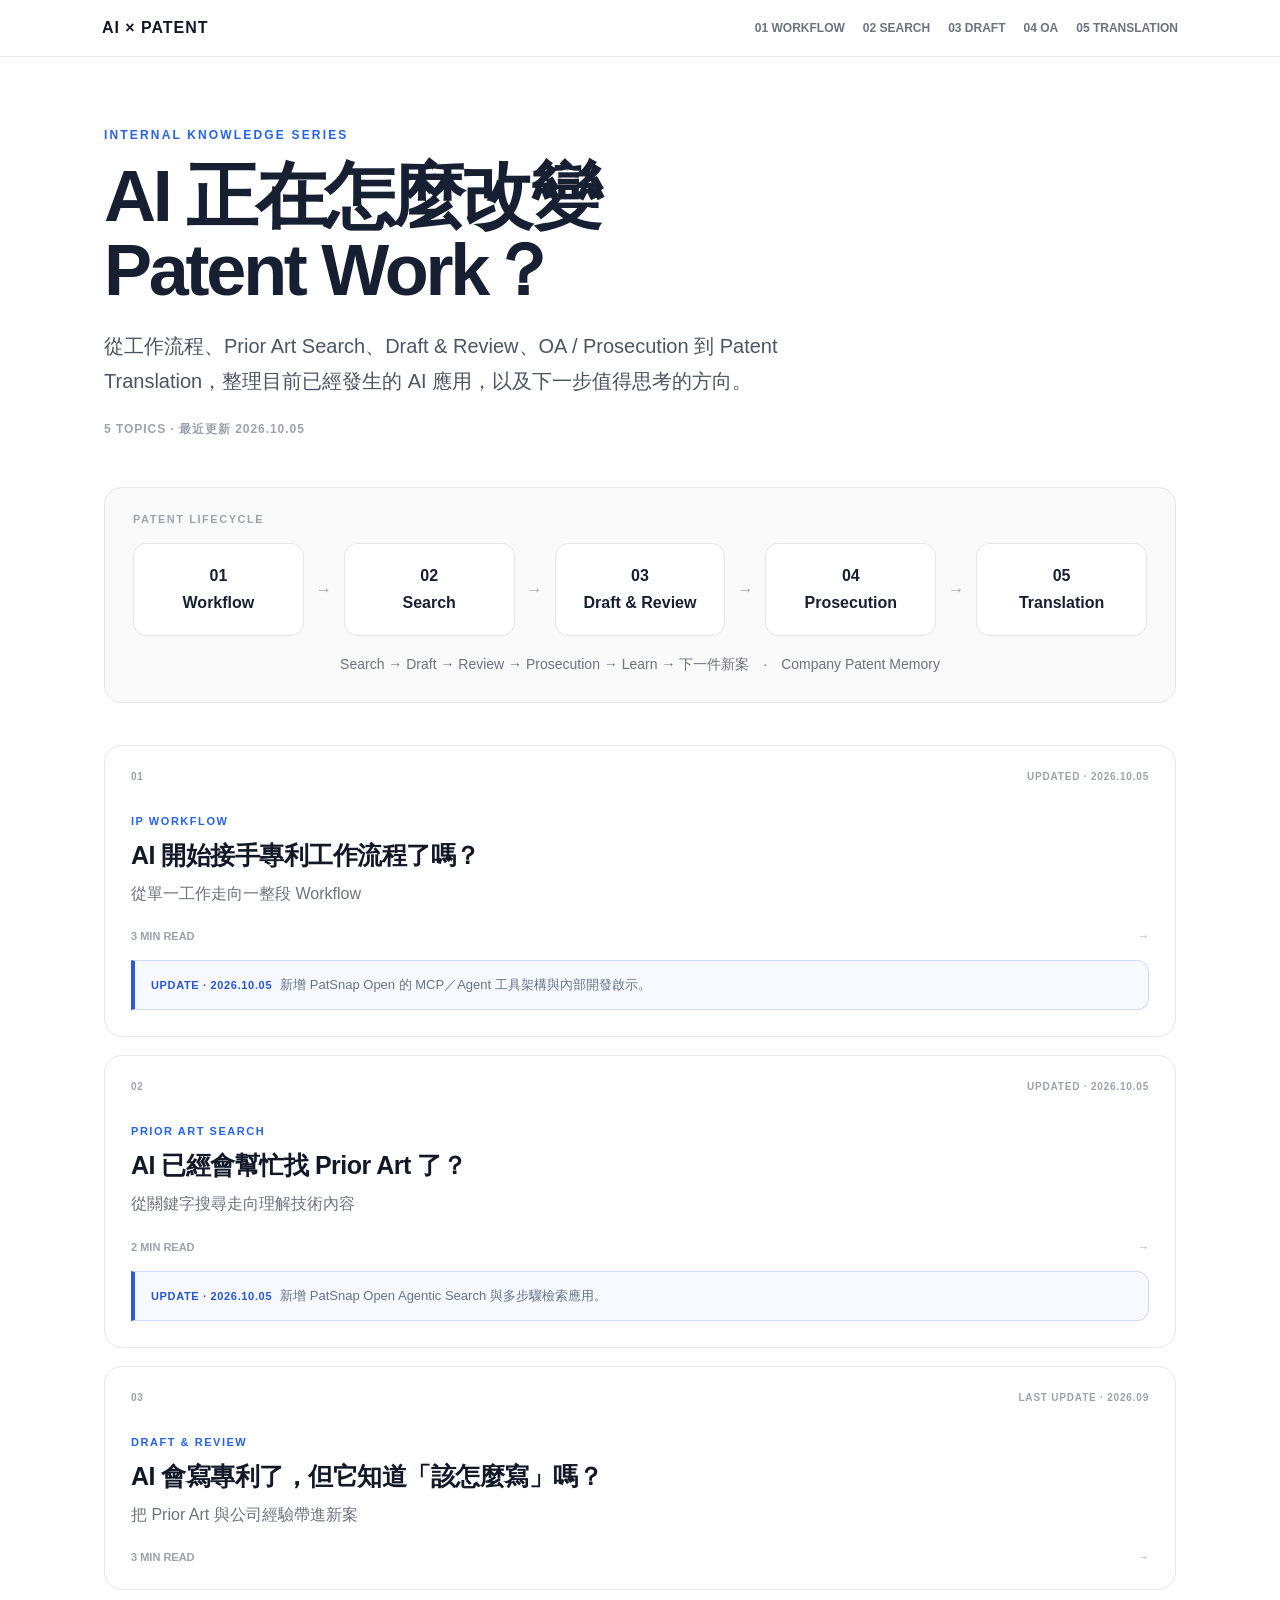
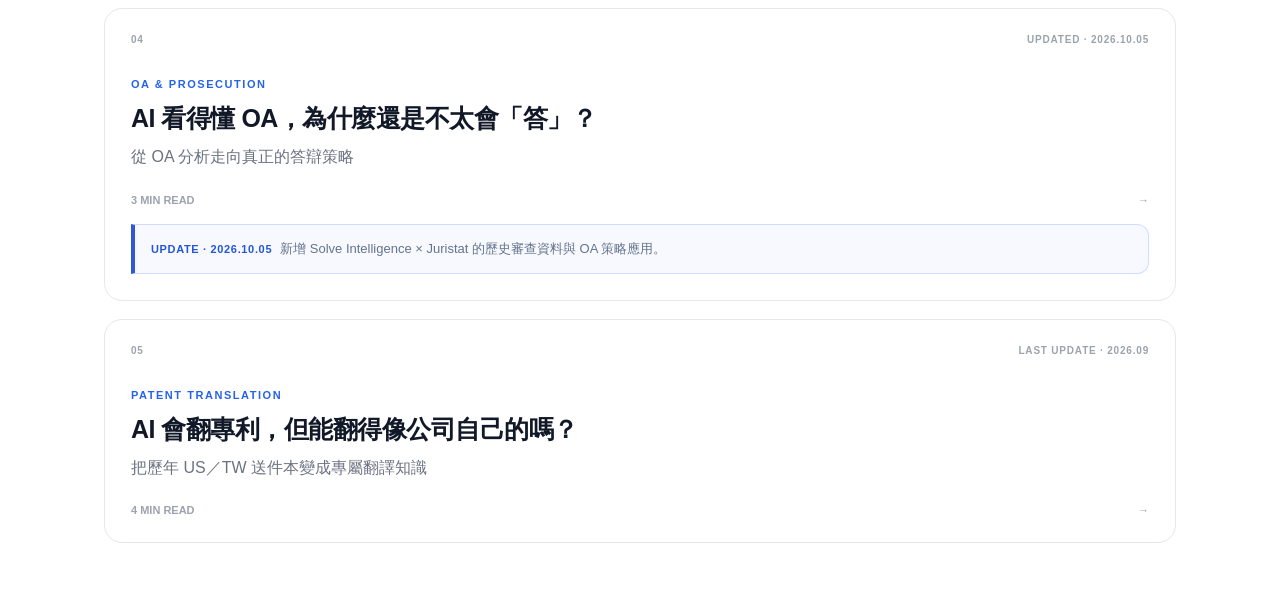
<file: index.html>
<!doctype html><html lang="zh-Hant"><head>
<meta charset="utf-8"><meta name="viewport" content="width=device-width,initial-scale=1">
<title>AI × PATENT｜Internal Knowledge Series</title><style>
:root{--ink:#172033;--muted:#667085;--line:#e6eaf0;--soft:#f6f8fb;--accent:#3157d5;--green:#147d64;--amber:#a45b00}
*{box-sizing:border-box} body{margin:0;font-family:-apple-system,BlinkMacSystemFont,"Segoe UI","Noto Sans TC","PingFang TC",sans-serif;color:var(--ink);background:#fff;line-height:1.72}
main{max-width:940px;margin:auto;padding:56px 24px 80px}.eyebrow{font-weight:800;letter-spacing:.14em;font-size:13px;color:var(--accent)}
h1{font-size:44px;line-height:1.15;margin:14px 0 14px;letter-spacing:-.03em} .lead{font-size:21px;color:#475467;max-width:760px;margin:0}
.meta{margin-top:22px;color:#7a8495;font-size:13px;font-weight:700;letter-spacing:.05em}.rule{height:1px;background:var(--line);margin:42px 0}
h2{font-size:28px;margin:0 0 12px;letter-spacing:-.02em}h3{font-size:20px;margin:0 0 8px}.intro{font-size:18px;max-width:800px}
.compare,.two{display:grid;grid-template-columns:1fr 1fr;gap:16px;margin:24px 0}.card{border:1px solid var(--line);border-radius:18px;padding:22px;background:#fff}
.card.soft{background:var(--soft)}.label{font-size:12px;font-weight:800;letter-spacing:.08em;color:var(--muted);text-transform:uppercase}.big{font-size:20px;font-weight:800;margin:8px 0}
.flow{display:flex;flex-wrap:wrap;gap:8px;align-items:center;margin:18px 0}.step{padding:9px 12px;border-radius:10px;background:var(--soft);font-weight:700;font-size:14px}.arrow{color:#98a2b3}
.item{padding:28px 0;border-top:1px solid var(--line)}.item:first-of-type{border-top:0}.badge{display:inline-block;padding:5px 9px;border-radius:999px;background:#edf2ff;color:var(--accent);font-size:11px;font-weight:800;letter-spacing:.05em;margin-bottom:10px}
.badge.green{background:#eaf8f3;color:var(--green)}.badge.amber{background:#fff4e5;color:var(--amber)}
.note{border-left:4px solid #c8d2ea;background:#f8faff;padding:15px 18px;border-radius:0 12px 12px 0;margin:20px 0}
.takeaway{font-size:24px;font-weight:850;line-height:1.45;padding:26px;border-radius:18px;background:#172033;color:white;margin:24px 0}
.role{font-size:15px}.role b{display:block;font-size:18px;margin-bottom:6px}.try{background:#f4f7ff;border-radius:20px;padding:26px;margin-top:22px}
.sources a{display:block;color:#3157d5;text-decoration:none;margin:9px 0}.sources a:hover{text-decoration:underline}
footer{margin-top:48px;padding-top:20px;border-top:1px solid var(--line);color:#98a2b3;font-size:12px;letter-spacing:.08em}
@media(max-width:680px){main{padding:38px 18px 60px}h1{font-size:34px}.lead{font-size:18px}.compare,.two{grid-template-columns:1fr}.takeaway{font-size:21px}}

/* Reading section aligned with #02 */
.sources li{margin:9px 0}

/* Exact #02 reading/footer styles */
.sources a{color:var(--accent);text-decoration:none;font-weight:650}
.sources a:hover{text-decoration:underline}
.sources li{margin:9px 0}
.sources li{margin:9px 0}
.sources a{color:var(--accent);text-decoration:none;font-weight:650}
.sources a:hover{text-decoration:underline}
.sources a:hover{text-decoration:underline}
.footer{text-align:center;color:var(--muted);font-size:12px;margin-top:26px}


:root{--bg:#f5f7fa;--card:#fff;--ink:#172033;--muted:#687386;--line:#e6eaf0;--accent:#2457d6;--soft:#eef3ff;}
*{box-sizing:border-box} body{margin:0;background:var(--bg);color:var(--ink);font-family:-apple-system,BlinkMacSystemFont,"Segoe UI","Noto Sans TC","PingFang TC",Arial,sans-serif;line-height:1.72}
.wrap{max-width:880px;margin:auto;padding:34px 20px 64px}
.hero{background:linear-gradient(135deg,#101a34,#253d79);color:white;border-radius:24px;padding:44px 42px;box-shadow:0 16px 40px rgba(20,34,70,.16)}
.kicker{font-size:13px;letter-spacing:.16em;font-weight:700;opacity:.78}.hero h1{font-size:38px;line-height:1.25;margin:14px 0 12px}.sub{font-size:18px;opacity:.86}
.meta{margin-top:22px;font-size:13px;opacity:.72}.card{background:var(--card);border:1px solid var(--line);border-radius:20px;padding:30px;margin-top:20px}
h2{font-size:23px;margin:0 0 14px}.lead{font-size:18px;margin:0}
.compare{display:grid;grid-template-columns:1fr 1fr;gap:14px;margin-top:22px}.box{border-radius:16px;padding:20px;background:#f7f8fb}.box.ai{background:var(--soft);border:1px solid #dce6ff}.label{font-size:12px;font-weight:800;letter-spacing:.08em;color:var(--muted);text-transform:uppercase}.quote{font-size:20px;font-weight:750;margin-top:7px}
.grid{display:grid;grid-template-columns:repeat(3,1fr);gap:14px}.mini{border:1px solid var(--line);border-radius:16px;padding:19px}.mini h3{margin:0 0 8px;font-size:17px}.mini p{margin:0;color:#4f5a6d;font-size:14.5px}
.flow{display:flex;align-items:center;gap:10px;flex-wrap:wrap;margin:17px 0}.step{padding:9px 13px;background:#f5f7fa;border-radius:10px;font-weight:650}.new .step{background:var(--soft);color:#173d9b}.arrow{color:#9aa4b4}
.take{border-left:4px solid var(--accent);padding-left:17px;font-size:18px;font-weight:650;margin-top:18px}
.sources a{color:var(--accent);text-decoration:none;font-weight:650}.sources a:hover{text-decoration:underline}.sources li{margin:9px 0}
.footer{text-align:center;color:var(--muted);font-size:12px;margin-top:26px}
@media(max-width:680px){.hero{padding:32px 24px}.hero h1{font-size:30px}.compare,.grid{grid-template-columns:1fr}.card{padding:23px}.wrap{padding:18px 12px 44px}}

.badge.green{background:#eaf8f3!important;color:#147d64!important}
.badge.amber{background:#fff4e5!important;color:#a45b00!important}


:root{--ink:#172033;--muted:#667085;--line:#e6eaf0;--soft:#f6f8fb;--accent:#3157d5;--green:#147d64;--amber:#a45b00}
*{box-sizing:border-box} body{margin:0;font-family:-apple-system,BlinkMacSystemFont,"Segoe UI","Noto Sans TC","PingFang TC",sans-serif;color:var(--ink);background:#fff;line-height:1.72}
main{max-width:940px;margin:auto;padding:56px 24px 80px}.eyebrow{font-weight:800;letter-spacing:.14em;font-size:13px;color:var(--accent)}
h1{font-size:44px;line-height:1.15;margin:14px 0 14px;letter-spacing:-.03em} .lead{font-size:21px;color:#475467;max-width:760px;margin:0}
.meta{margin-top:22px;color:#7a8495;font-size:13px;font-weight:700;letter-spacing:.05em}.rule{height:1px;background:var(--line);margin:42px 0}
h2{font-size:28px;margin:0 0 12px;letter-spacing:-.02em}h3{font-size:20px;margin:0 0 8px}.intro{font-size:18px;max-width:800px}
.compare,.two{display:grid;grid-template-columns:1fr 1fr;gap:16px;margin:24px 0}.card{border:1px solid var(--line);border-radius:18px;padding:22px;background:#fff}
.card.soft{background:var(--soft)}.label{font-size:12px;font-weight:800;letter-spacing:.08em;color:var(--muted);text-transform:uppercase}.big{font-size:20px;font-weight:800;margin:8px 0}
.flow{display:flex;flex-wrap:wrap;gap:8px;align-items:center;margin:18px 0}.step{padding:9px 12px;border-radius:10px;background:var(--soft);font-weight:700;font-size:14px}.arrow{color:#98a2b3}
.item{padding:28px 0;border-top:1px solid var(--line)}.item:first-of-type{border-top:0}.badge{display:inline-block;padding:5px 9px;border-radius:999px;background:#edf2ff;color:var(--accent);font-size:11px;font-weight:800;letter-spacing:.05em;margin-bottom:10px}
.badge.green{background:#eaf8f3;color:var(--green)}.badge.amber{background:#fff4e5;color:var(--amber)}
.note{border-left:4px solid #c8d2ea;background:#f8faff;padding:15px 18px;border-radius:0 12px 12px 0;margin:20px 0}
.takeaway{font-size:24px;font-weight:850;line-height:1.45;padding:26px;border-radius:18px;background:#172033;color:white;margin:24px 0}
.role{font-size:15px}.role b{display:block;font-size:18px;margin-bottom:6px}.try{background:#f4f7ff;border-radius:20px;padding:26px;margin-top:22px}
.sources a{display:block;color:#3157d5;text-decoration:none;margin:9px 0}.sources a:hover{text-decoration:underline}
footer{margin-top:48px;padding-top:20px;border-top:1px solid var(--line);color:#98a2b3;font-size:12px;letter-spacing:.08em}
@media(max-width:680px){main{padding:38px 18px 60px}h1{font-size:34px}.lead{font-size:18px}.compare,.two{grid-template-columns:1fr}.takeaway{font-size:21px}}

/* Reading section aligned with #02 */
.sources li{margin:9px 0}

/* Exact #02 reading/footer styles */
.sources a{color:var(--accent);text-decoration:none;font-weight:650}
.sources a:hover{text-decoration:underline}
.sources li{margin:9px 0}
.sources li{margin:9px 0}
.sources a{color:var(--accent);text-decoration:none;font-weight:650}
.sources a:hover{text-decoration:underline}
.sources a:hover{text-decoration:underline}
.footer{text-align:center;color:var(--muted);font-size:12px;margin-top:26px}


:root{--ink:#172033;--muted:#667085;--line:#e6eaf0;--soft:#f6f8fb;--accent:#3157d5;--green:#147d64;--amber:#a45b00}
*{box-sizing:border-box} body{margin:0;font-family:-apple-system,BlinkMacSystemFont,"Segoe UI","Noto Sans TC","PingFang TC",sans-serif;color:var(--ink);background:#fff;line-height:1.72}
main{max-width:940px;margin:auto;padding:56px 24px 80px}.eyebrow{font-weight:800;letter-spacing:.14em;font-size:13px;color:var(--accent)}
h1{font-size:44px;line-height:1.15;margin:14px 0 14px;letter-spacing:-.03em} .lead{font-size:21px;color:#475467;max-width:760px;margin:0}
.meta{margin-top:22px;color:#7a8495;font-size:13px;font-weight:700;letter-spacing:.05em}.rule{height:1px;background:var(--line);margin:42px 0}
h2{font-size:28px;margin:0 0 12px;letter-spacing:-.02em}h3{font-size:20px;margin:0 0 8px}.intro{font-size:18px;max-width:800px}
.compare,.two{display:grid;grid-template-columns:1fr 1fr;gap:16px;margin:24px 0}.card{border:1px solid var(--line);border-radius:18px;padding:22px;background:#fff}
.card.soft{background:var(--soft)}.label{font-size:12px;font-weight:800;letter-spacing:.08em;color:var(--muted);text-transform:uppercase}.big{font-size:20px;font-weight:800;margin:8px 0}
.flow{display:flex;flex-wrap:wrap;gap:8px;align-items:center;margin:18px 0}.step{padding:9px 12px;border-radius:10px;background:var(--soft);font-weight:700;font-size:14px}.arrow{color:#98a2b3}
.item{padding:28px 0;border-top:1px solid var(--line)}.item:first-of-type{border-top:0}.badge{display:inline-block;padding:5px 9px;border-radius:999px;background:#edf2ff;color:var(--accent);font-size:11px;font-weight:800;letter-spacing:.05em;margin-bottom:10px}
.badge.green{background:#eaf8f3;color:var(--green)}.badge.amber{background:#fff4e5;color:var(--amber)}
.note{border-left:4px solid #c8d2ea;background:#f8faff;padding:15px 18px;border-radius:0 12px 12px 0;margin:20px 0}
.takeaway{font-size:24px;font-weight:850;line-height:1.45;padding:26px;border-radius:18px;background:#172033;color:white;margin:24px 0}
.role{font-size:15px}.role b{display:block;font-size:18px;margin-bottom:6px}.try{background:#f4f7ff;border-radius:20px;padding:26px;margin-top:22px}
.sources a{display:block;color:#3157d5;text-decoration:none;margin:9px 0}.sources a:hover{text-decoration:underline}
footer{margin-top:48px;padding-top:20px;border-top:1px solid var(--line);color:#98a2b3;font-size:12px;letter-spacing:.08em}
@media(max-width:680px){main{padding:38px 18px 60px}h1{font-size:34px}.lead{font-size:18px}.compare,.two{grid-template-columns:1fr}.takeaway{font-size:21px}}

/* Reading section aligned with #02 */
.sources li{margin:9px 0}

/* Exact #02 reading/footer styles */
.sources a{color:var(--accent);text-decoration:none;font-weight:650}
.sources a:hover{text-decoration:underline}
.sources li{margin:9px 0}
.sources li{margin:9px 0}
.sources a{color:var(--accent);text-decoration:none;font-weight:650}
.sources a:hover{text-decoration:underline}
.sources a:hover{text-decoration:underline}
.footer{text-align:center;color:var(--muted);font-size:12px;margin-top:26px}

html{scroll-behavior:smooth;scroll-padding-top:82px}
body{margin:0}
.series-nav{position:sticky;top:0;z-index:1000;background:rgba(255,255,255,.94);backdrop-filter:blur(12px);border-bottom:1px solid #e5e7eb}
.series-nav-inner{max-width:1120px;margin:auto;display:flex;align-items:center;gap:24px;padding:14px 22px}
.series-brand{font-weight:900;letter-spacing:.06em;color:#111827;text-decoration:none;white-space:nowrap}
.series-links{margin-left:auto;display:flex;gap:18px;overflow:auto}
.series-links a{font:700 12px/1.2 Arial,sans-serif;color:#6b7280;text-decoration:none;white-space:nowrap}
.series-links a:hover{color:#111827}
.series-home{max-width:1120px;margin:auto;padding:72px 24px 64px}
.series-label{font:800 12px/1 Arial,sans-serif;letter-spacing:.18em;color:#2563eb;margin-bottom:18px}
.series-home h1{font-size:clamp(38px,6vw,72px);line-height:1.03;margin:0 0 22px;letter-spacing:-.045em}
.series-deck{font-size:20px;line-height:1.75;color:#4b5563;max-width:760px}
.series-meta{font:700 12px/1 Arial,sans-serif;color:#9ca3af;letter-spacing:.08em;margin-top:24px}
.lifecycle{margin:52px 0 42px;padding:26px 28px;border:1px solid #e5e7eb;border-radius:18px;background:#fafafa}
.lifecycle-title{font:800 11px/1 Arial,sans-serif;letter-spacing:.14em;color:#9ca3af;margin-bottom:18px}
.life-row{display:grid;grid-template-columns:1fr auto 1fr auto 1fr auto 1fr auto 1fr;gap:12px;align-items:center}
.life-node{padding:18px 12px;border-radius:13px;background:white;border:1px solid #e5e7eb;text-align:center;font-weight:800}
.life-arrow{color:#9ca3af;font-weight:900}
.memory{margin-top:16px;text-align:center;color:#6b7280;font-size:14px}
.topic-grid{display:grid;grid-template-columns:1fr;gap:18px}
.topic-card{display:flex;min-height:220px;flex-direction:column;padding:26px;border:1px solid #e5e7eb;border-radius:18px;text-decoration:none;color:#111827;background:white;transition:.18s ease}
.topic-card:hover{transform:translateY(-3px);box-shadow:0 14px 34px rgba(17,24,39,.08);border-color:#cbd5e1}
.topic-top{display:flex;justify-content:space-between;font:800 10px/1 Arial,sans-serif;letter-spacing:.08em;color:#9ca3af}
.topic-kicker{margin-top:34px;font:900 11px/1 Arial,sans-serif;letter-spacing:.14em;color:#2563eb}
.topic-card h3{font-size:25px;line-height:1.28;margin:12px 0 10px;letter-spacing:-.02em}
.topic-card p{color:#6b7280;line-height:1.65;margin:0 0 24px}
.topic-read{margin-top:auto;display:flex;justify-content:space-between;font:800 11px/1 Arial,sans-serif;color:#9ca3af}
.issue{border-top:1px solid #e5e7eb;padding-top:26px}
.issue-shell{max-width:920px;margin:auto}
.issue-nav{max-width:920px;margin:40px auto 80px;padding:22px 24px;border-top:1px solid #e5e7eb;display:grid;grid-template-columns:1fr auto 1fr;gap:14px}
.issue-nav a{font:700 12px/1.4 Arial,sans-serif;color:#4b5563;text-decoration:none}
.issue-nav a:last-child{text-align:right}
@media(max-width:760px){
 .series-nav-inner{padding:12px 16px}.series-links{gap:14px}
 .series-links a{font-size:10px}.series-home{padding:48px 18px}
 .series-deck{font-size:17px}.topic-grid{grid-template-columns:1fr}
 .life-row{grid-template-columns:1fr}.life-arrow{transform:rotate(90deg);text-align:center}
 .issue-nav{grid-template-columns:1fr 1fr;padding:18px}.issue-nav a:nth-child(2){display:none}
}

.update-log{margin:0 0 30px;padding:23px 26px;border:1px solid #dbe3f2;border-radius:16px;background:#fff}.update-log h2{font-size:19px;margin:0 0 12px}.update-log-entry{display:grid;grid-template-columns:105px 1fr;gap:14px;font-size:14px;line-height:1.65}.update-log time{font-weight:800;color:#2457d6}@media(max-width:680px){.update-log-entry{grid-template-columns:1fr;gap:2px}}

.topic-update{margin-top:18px;padding:14px 16px;border:1px solid #cfdcff;border-left:4px solid #3157d5;border-radius:0 12px 12px 0;background:#f7f9ff;color:#64748b;font-size:13px;line-height:1.55}.topic-update b{color:#2457d6;font-size:11px;letter-spacing:.06em;margin-right:8px}

.article-update{margin:22px 0;padding:18px 20px;border:1px solid #cfdcff;border-left:4px solid #3157d5;border-radius:0 14px 14px 0;background:#f7f9ff}.article-update-label{font-size:11px;font-weight:900;letter-spacing:.08em;color:#3157d5;margin-bottom:7px}.article-update-title{font-size:17px;font-weight:800;margin-bottom:7px}.article-update p{margin:8px 0}.article-update p:last-child{margin-bottom:0}
</style>
<style>
@media (max-width: 760px){
  /* Standalone issue styles used full width; restore a comfortable reading gutter. */
  .issue-shell{
    width:auto !important;
    max-width:none !important;
    margin:0 !important;
    padding-left:20px !important;
    padding-right:20px !important;
    box-sizing:border-box !important;
  }
  .issue-shell main{
    width:auto !important;
    max-width:none !important;
    margin:0 !important;
    padding-left:0 !important;
    padding-right:0 !important;
  }
  .issue-shell h1,
  .issue-shell h2,
  .issue-shell h3,
  .issue-shell p,
  .issue-shell .lead{
    overflow-wrap:anywhere;
  }
  .issue-shell .card,
  .issue-shell .takeaway,
  .issue-shell .flow,
  .issue-shell .two{
    max-width:100%;
    box-sizing:border-box;
  }
  .issue-nav{
    margin-left:20px !important;
    margin-right:20px !important;
    padding-left:0 !important;
    padding-right:0 !important;
  }
}
</style>


<style>
/* No-JavaScript article switching, compatible with local/iOS HTML preview */
.issue{display:none !important;}
.issue:target{display:block !important;}
body:has(.issue:target) .series-home{display:none !important;}

.article-back{
  max-width:920px;
  margin:0 auto;
  padding:22px 24px 0;
  box-sizing:border-box;
}
.article-back a{
  font:800 12px/1.2 Arial,sans-serif;
  letter-spacing:.04em;
  color:#64748b;
  text-decoration:none;
}
@media(max-width:760px){
  .article-back{padding:18px 20px 0;}
  body:has(.issue:target) .series-links{display:none;}
}
</style>

</head><body>
<nav class="series-nav"><div class="series-nav-inner">
<a class="series-brand" href="#home">AI × PATENT</a>
<div class="series-links">
<a href="#issue-01">01 WORKFLOW</a><a href="#issue-02">02 SEARCH</a>
<a href="#issue-03">03 DRAFT</a><a href="#issue-04">04 OA</a><a href="#issue-05">05 TRANSLATION</a>
</div></div></nav>

<header id="home" class="series-home">
<div class="series-label">INTERNAL KNOWLEDGE SERIES</div>
<h1>AI 正在怎麼改變<br>Patent Work？</h1>
<p class="series-deck">從工作流程、Prior Art Search、Draft & Review、OA / Prosecution 到 Patent Translation，整理目前已經發生的 AI 應用，以及下一步值得思考的方向。</p>
<div class="series-meta">5 TOPICS · 最近更新 2026.10.05</div>

<div class="lifecycle">
<div class="lifecycle-title">PATENT LIFECYCLE</div>
<div class="life-row">
<div class="life-node">01<br>Workflow</div><div class="life-arrow">→</div>
<div class="life-node">02<br>Search</div><div class="life-arrow">→</div>
<div class="life-node">03<br>Draft & Review</div><div class="life-arrow">→</div>
<div class="life-node">04<br>Prosecution</div><div class="life-arrow">→</div>
<div class="life-node">05<br>Translation</div>
</div>
<div class="memory">Search → Draft → Review → Prosecution → Learn → 下一件新案　·　Company Patent Memory</div>
</div>

<div class="topic-grid">
<a class="topic-card" href="#issue-01">
  <div class="topic-top"><span>01</span><span>UPDATED · 2026.10.05</span></div>
  <div class="topic-kicker">IP WORKFLOW</div>
  <h3>AI 開始接手專利工作流程了嗎？</h3>
  <p>從單一工作走向一整段 Workflow</p>
  <div class="topic-read">3 MIN READ<b>→</b></div>
  <div class="topic-update"><b>UPDATE · 2026.10.05</b>新增 PatSnap Open 的 MCP／Agent 工具架構與內部開發啟示。</div>
</a>

<a class="topic-card" href="#issue-02">
  <div class="topic-top"><span>02</span><span>UPDATED · 2026.10.05</span></div>
  <div class="topic-kicker">PRIOR ART SEARCH</div>
  <h3>AI 已經會幫忙找 Prior Art 了？</h3>
  <p>從關鍵字搜尋走向理解技術內容</p>
  <div class="topic-read">2 MIN READ<b>→</b></div>
  <div class="topic-update"><b>UPDATE · 2026.10.05</b>新增 PatSnap Open Agentic Search 與多步驟檢索應用。</div>
</a>

<a class="topic-card" href="#issue-03">
  <div class="topic-top"><span>03</span><span>LAST UPDATE · 2026.09</span></div>
  <div class="topic-kicker">DRAFT & REVIEW</div>
  <h3>AI 會寫專利了，但它知道「該怎麼寫」嗎？</h3>
  <p>把 Prior Art 與公司經驗帶進新案</p>
  <div class="topic-read">3 MIN READ<b>→</b></div>
</a>

<a class="topic-card" href="#issue-04">
  <div class="topic-top"><span>04</span><span>UPDATED · 2026.10.05</span></div>
  <div class="topic-kicker">OA & PROSECUTION</div>
  <h3>AI 看得懂 OA，為什麼還是不太會「答」？</h3>
  <p>從 OA 分析走向真正的答辯策略</p>
  <div class="topic-read">3 MIN READ<b>→</b></div>
  <div class="topic-update"><b>UPDATE · 2026.10.05</b>新增 Solve Intelligence × Juristat 的歷史審查資料與 OA 策略應用。</div>
</a>

<a class="topic-card" href="#issue-05">
  <div class="topic-top"><span>05</span><span>LAST UPDATE · 2026.09</span></div>
  <div class="topic-kicker">PATENT TRANSLATION</div>
  <h3>AI 會翻專利，但能翻得像公司自己的嗎？</h3>
  <p>把歷年 US／TW 送件本變成專屬翻譯知識</p>
  <div class="topic-read">4 MIN READ<b>→</b></div>
</a></div>
</header>
<article id="issue-01" class="issue"><div class="article-back"><a href="#">← AI × PATENT 首頁</a></div><div class="issue-shell">
<div class="eyebrow">AI × PATENT · #01 · IP WORKFLOW</div>
<h1>AI 開始接手專利工作流程了嗎？</h1>
<p class="lead">從專利工程師到專利程序／管理人員，AI 正從「回答問題」走向「執行工作」。</p>
<div class="meta">SEP 2026 · 3 MIN READ · 資訊更新至 2026.10.05</div>

<div class="rule"></div>
<h2>從「人操作系統」到「AI 先處理、人確認」</h2>
<p class="intro">過去的專利管理系統，主要由人把案件、文件、期限與任務輸入系統。現在的變化，是 AI 與流程自動化開始直接讀文件、取得資料、整理案件，甚至把下一步工作準備好。</p>
<div class="compare">
 <div class="card"><div class="label">傳統專利管理系統</div><div class="big">人輸入資料 → 系統幫忙管理</div><div>下載文件、辨識案件、更新欄位、建立任務，再由系統提醒。</div></div>
 <div class="card soft"><div class="label">AI + 自動化流程</div><div class="big">AI 先處理 → 人確認例外</div><div>自動取得與整理資料，讓人力集中在確認、例外處理與專業判斷。</div></div>
</div>

<div class="rule"></div>
<h2>現在已經做到哪裡？</h2>
<div class="flow" style="margin-top:10px;margin-bottom:22px">
  <span class="badge" style="margin:0">目前已可做到</span>
  <span class="badge green" style="margin:0">已正式推出／實際導入</span>
  <span class="badge amber" style="margin:0">開發中／即將推出</span>
</div>

<section class="item">
<span class="badge">目前已可做到</span>
<h3>① AI 自主工作流程：先從行政工作開始</h3>
<p>Anaqua 在 2026 年把 <b>AI 自主工作流程</b>視為專利管理的重要方向：AI 負責處理大量重複性的行政工作，但仍保留人工監督，讓專利專業人員把時間放在專利組合決策、風險評估等需要判斷的工作。</p>
<div class="flow"><span class="step">讀取資料／文件</span><span class="arrow">→</span><span class="step">執行既定流程</span><span class="arrow">→</span><span class="step">處理例行工作</span><span class="arrow">→</span><span class="step">人工監督</span></div>
</section>

<section class="item">
<span class="badge">目前已可做到</span>
<h3>② 建檔／IDS／期限管理：其實已經高度自動化</h3>
<p>Clarivate FoundationIP 已支援從 USPTO 或電子郵件進行案件建檔、建立內部任務，並依相關專利家族自動觸發工作；也能自動更新欄位、產生報表與提醒。IDS 可大量匯入引證文獻、同步到相關案件並產生表單；法規更新與期限重算則涵蓋 300 多個司法管轄區。</p>
<div class="flow"><span class="step">專利局／Email</span><span class="arrow">→</span><span class="step">案件建檔</span><span class="arrow">→</span><span class="step">任務／專利家族</span><span class="arrow">→</span><span class="step">IDS／期限</span></div>
<div class="note"><b>這裡的重點：</b>不一定每一步都是生成式 AI。真正改變程序工作的，是 AI、資料串接與流程自動化合在一起。</div>
</section>

<section class="item">
<span class="badge green">2026.06 · 已實際導入</span>
<h3>③ Questel Qthena：企業已開始導入審查流程管理</h3>
<p>Qthena 可以直接連到各國專利登錄系統，自動取得、儲存、重新命名並整理審查文件，例如先前技術、檢索意見與審查文件，再把文件、AI 分析結果與團隊協作集中在同一個案件空間。</p>
<p>2026 年 6 月，Giesecke+Devrient（G+D）宣布採用 Qthena。這代表「AI + 專利審查流程」已不只是展示，而開始進入企業 IP 部門。</p>
<div class="flow"><span class="step">專利登錄系統</span><span class="arrow">→</span><span class="step">自動取得文件</span><span class="arrow">→</span><span class="step">命名 / 整理</span><span class="arrow">→</span><span class="step">AI 分析</span><span class="arrow">→</span><span class="step">團隊確認</span></div>
</section>

<section class="item">
<span class="badge amber">開發中／即將推出</span>
<h3>④ Equinox：AI 開始瞄準「來件處理」</h3>
<p>Questel 旗下 Equinox 已公開 AI 建檔發展方向：下一步是讓 AI 直接處理收到的文件，自動抽取<b>案件代碼、文件類型、重要號碼與日期</b>，再建議應啟動哪一個預先設定的流程。這正是專利程序／管理人員常見的收件與案件管理工作。</p>
<div class="flow"><span class="step">收到文件</span><span class="arrow">→</span><span class="step">抽取案件／日期／文件類型</span><span class="arrow">→</span><span class="step">建議下一步</span><span class="arrow">→</span><span class="step">人工確認</span></div>
<div class="note"><b>注意：</b>Equinox 官網目前仍將「自動讀取來件」與「建議下一步」標為即將推出。這反而很能說明 2026 年的真實邊界：傳統流程自動化已相當成熟，但真正由 AI 讀懂文件並決定下一步，仍在落地途中。</div>
</section>

<section class="item">
<span class="badge green">2026.05 · 已正式推出</span>
<h3>⑤ Dennemeyer：開始可以直接用白話查專利組合</h3>
<p>Dennemeyer 2026 年推出新一代 DIAMS Infinity，除了專利局資料串接、案件建檔、期限追蹤與任務管理，也加入<b>自然語言搜尋</b>：使用者不必熟悉複雜欄位與篩選條件，就能直接用白話查詢專利管理系統裡的專利組合資訊。</p>
<div class="flow"><span class="step">用白話詢問</span><span class="arrow">→</span><span class="step">AI 理解問題</span><span class="arrow">→</span><span class="step">查詢系統資料</span><span class="arrow">→</span><span class="step">取得管理資訊</span></div>
</section>

<section class="item">
<span class="badge">目前已可做到</span>
<h3>⑥ MaxVal：有些「像 AI Agent 的效果」其實早已能自動化</h3>
<p>MaxVal Symphony 已可直接同步主要專利局資料，做到<b>幾乎不需人工介入的自動建檔／解除待辦</b>，並自動維護期限規則。2025 年又把 Relecura AI 整合進系統，增加新穎性檢索與專利分類能力。</p>
<div class="note"><b>這是一個重要分界：</b>不要把所有自動化都叫 AI Agent。專利局資料同步、規則引擎、期限觸發，本來就能做到大量無人化處理；2026 年真正的新進展，是 AI 開始處理過去較難用固定規則完成的「讀文件、理解內容、找資料、建議下一步」。</div>
</section>

<section class="item">
<span class="badge">目前已可做到</span>
<h3>⑦ AI Agent 開始能直接連「真的專利資料」</h3>
<p>PatSnap Open Platform 已提供 API、MCP 與 Agent Skills。AI Agent 執行任務時可以即時呼叫專利檢索與資料取得功能，而不是只靠語言模型的既有知識回答；平台也把新穎性檢索、FTO、技術問答與說明書撰寫等能力做成可串接的流程。</p>
<div class="flow"><span class="step">AI 接到任務</span><span class="arrow">→</span><span class="step">連接專利資料</span><span class="arrow">→</span><span class="step">取得即時資料</span><span class="arrow">→</span><span class="step">執行下一步</span></div>
</section>
<div class="article-update"><div class="article-update-label">UPDATE · 2026.10.05</div><div class="article-update-title">PatSnap Open：從專利資料進一步走向 Agent 工具層</div>

<div class="rule"></div>
<p>前述第⑦項 PatSnap Open 案例值得進一步關注的，不只是 AI 可以取得專利資料，而是透過 MCP／API 將檢索、資料取得等功能拆成可呼叫工具。Agent 可依任務安排多步驟資料取得與分析，專利工程師則負責核對來源及關鍵判斷。</p><p><b>對內部開發的啟示：</b>優先定義 get_case_info、get_prosecution_history、search_patents 等清楚的工具介面，串接既有 iGPS、文件及外部專利資料；不必把所有功能重新做進 Dashboard。導入前仍須確認資料授權、存取權限與審計紀錄。</p><p>官方資料：<a href="https://open.patsnap.com/" target="_blank" rel="noopener">PatSnap Open</a></p></div>
<h2>對整個 IP 部門有什麼意義？</h2>
<div class="two">
 <div class="card role"><b>⚖️ 專利工程師</b>先前技術／OA 分析<br>請求項對照<br>說明書／請求項審閱<br>審查答辯決策支援<br><br><strong>核心仍是技術／法律判斷</strong></div>
 <div class="card role"><b>🗂️ 專利程序／管理人員</b>文件取得與整理<br>案件建檔 / Task creation<br>Deadline / law update<br>IDS / family data flow<br><br><strong>AI 可先承接例行程序，讓人力轉向例外處理與流程管理</strong></div>
</div>

<div class="takeaway">以前：人輸入資料，系統幫你管理。<br><br>現在：AI 讀取資料、準備下一步，人負責確認例外與做專業判斷。</div>

<p>對專利程序／管理人員而言，這比較像是工作重心的轉變：減少重複性的資料輸入與文件整理，把時間移到例外處理、流程監控、跨部門協調與資料品質確認。<br><br>
所以現階段比較準確的說法，不是「AI 已經可以自動運作整個 IP 部門」，而是：</p>
<p><b>AI 正從「幫你做一個工作」，走向「幫你跑一段流程」。</b></p>


<div class="rule"></div>
<h2>從這裡開始找 AI 應用</h2>
<p>不一定要先想「AI 可以做什麼」。先觀察日常工作中，哪些事情一直重複出現：</p>

<div class="two">
  <div class="card">
    <div class="big">📄 一直在「讀」</div>
    <div>可以想想 AI 能不能自動辨識文件、案件、日期與重要資訊。</div>
  </div>
  <div class="card">
    <div class="big">📥 一直在「搬」</div>
    <div>可以想想 AI 能不能從 Email／文件抽取資料，再帶到下一個系統或流程。</div>
  </div>
  <div class="card">
    <div class="big">🔍 一直在「比」</div>
    <div>可以想想 AI 能不能協助比對前後版本、Claims、OA、翻譯或案件資料。</div>
  </div>
  <div class="card">
    <div class="big">⏱️ 一直在「追」</div>
    <div>可以想想 AI 能不能辨識目前案件狀態，整理待辦並提醒下一步。</div>
  </div>
</div>

<div class="takeaway">先找每天重複發生的「讀、搬、比、追」，<br>AI 應用通常就藏在裡面。</div>

<div class="try">
<div class="label">可以試試看</div>
<h3>找一個每週重複最多次的流程</h3>
<p>例如「收到國外事務所／專利局文件 → 找案件 → 存檔 → 更新期限 → 建立任務 → 通知承辦人」。<b>可以從這六個步驟逐一檢視：哪些適合由系統自動完成？哪些仍需要人工確認與專業判斷？</b></p>
</div>

<section class="card sources">
<h2>延伸閱讀</h2>
<ul>
<li><a href="https://www.anaqua.com/ja/resource/agentic-workflows-will-define-ip-management/">Anaqua — 2026 AI Predictions: Agentic Workflows Will Define IP Management</a></li>
<li><a href="https://clarivate.com/intellectual-property/ip-management-software/foundationip/">Clarivate — FoundationIP</a></li>
<li><a href="https://www.questel.com/patent/ai-assistants-patent-productivity/patent-prosecution-workflow/">Questel — Qthena Patent Prosecution Workflow</a></li>
<li><a href="https://equinox-ipms.com/ai-assisted-ip-docketing/">Equinox — AI Agents for IP Docketing</a></li>
<li><a href="https://www.dennemeyer.com/diams-infinity">Dennemeyer — DIAMS Infinity</a></li>
<li><a href="https://www.maxval.com/symphony-law-firm/patent-management/docketing/">MaxVal — Symphony Patent Docketing</a></li>
<li><a href="https://www.questel.com/resourcehub/giesecke-devrient-has-selected-qthena-patent-prosecution-workflow-platform/">Questel — G+D Selects Qthena (2026)</a></li>
<li><a href="https://open.patsnap.com/devportal">PatSnap — Developer Center: API, MCP &amp; Agent Workflows</a></li>
</ul>
</section>
<div class="footer">AI × PATENT · Internal Knowledge Series</div>
</div><div class="issue-nav"><span></span><a href="#home">回到首頁 ↑</a><a href="#issue-02">02 PRIOR ART SEARCH →</a></div></article><article id="issue-02" class="issue"><div class="article-back"><a href="#">← AI × PATENT 首頁</a></div><div class="issue-shell">
<div class="eyebrow">AI × PATENT · #02 · PRIOR ART SEARCH</div>
<h1>AI 已經會幫忙找 Prior Art 了？</h1>
<p class="sub">用 2 分鐘看看 AI 如何改變專利檢索的起點。</p>
<div class="meta">SEP 2026 · 2 MIN READ · 資訊更新至 2026.10.05</div>
<div class="rule"></div>

<section class="card">
<h2>從「找對關鍵字」到「讓 AI 理解技術」</h2>
<p class="lead">傳統 Prior Art Search 通常從理解發明、找 synonym / CPC、建立 Boolean query 開始。現在的 AI 檢索 則開始嘗試直接理解一段技術描述，再尋找概念相近的文件。</p>
<div class="compare">
<div class="box"><div class="label">傳統搜尋</div><div class="quote">「文字一樣嗎？」</div></div>
<div class="box ai"><div class="label">AI 搜尋</div><div class="quote">「講的是不是同一件事？」</div></div>
</div>
</section>

<section class="card">
<h2>現在 AI 專利檢索 已經做到哪裡？</h2>
<p class="lead">AI 專利檢索 已經不只是「幫你想 Keyword」。目前可以看到一條很清楚的能力演進：</p>

<div class="mini" style="margin-top:20px">
<h3>① 🌐 WIPO <span style="font-size:12px;background:#e8f0ff;color:#2457d6;padding:4px 8px;border-radius:999px">2026.07 NEW</span>｜用白話告訴 AI「我要找什麼」</h3>
<p>2026 年 PATENTSCOPE 推出 AI-Assisted Search。使用者可以直接用自然語言描述需求，例如「找 2022 年後提升效率的太陽能板專利」，再由 AI 轉成 PATENTSCOPE 可執行的 Keyword、日期、國家等搜尋條件，並可透過對話繼續修改。</p>
<p><strong>目前比較像：自然語言 → AI 幫你建立 Search Query。</strong></p>
</div>

<div class="mini" style="margin-top:14px">
<h3>② 🏛️ USPTO <span style="font-size:12px;background:#f0f2f5;color:#596579;padding:4px 8px;border-radius:999px">SimSearch 2022.09 →</span>｜AI 已實際幫 Examiner 找 Prior Art</h3>
<p>USPTO Examiner 已使用 <strong>Similarity Search（SimSearch）</strong>：AI 可利用 Patent Application 的文字產生搜尋內容，再將相似文件依相關程度排序；Application 經 Amendment 修改後，也能重新產生結果。</p>
<p>後續的 <strong>ASAP! Pilot（2025.10–2026.06 · 試辦已結束）</strong> 更測試在正式 Examination 前，由 AI 分析 Specification、Claims、Abstract 與 CPC，先提供可能相關的 Prior Art。</p>
<p><strong>這代表 AI Prior Art Search 已經真正進入 Patent Examination Workflow。</strong></p>
</div>

<div class="mini" style="margin-top:14px">
<h3>③ 🤖 Questel Sophia <span style="font-size:12px;background:#e8f0ff;color:#2457d6;padding:4px 8px;border-radius:999px">2025.10 →</span>｜讀發明 → 拆技術特徵 → 找揭露</h3>
<p>Questel 的 Sophia Search 又往前一步。使用者可以直接提供 <strong>Invention Disclosure / Memo / 技術說明</strong>，讓 AI 先理解內容並拆出重要 Technical Features，再搜尋「技術意思相近」的專利。</p>
<div class="flow new" style="margin-bottom:10px">
<span class="step">讀發明揭露</span><span class="arrow">→</span>
<span class="step">拆解技術特徵</span><span class="arrow">→</span>
<span class="step">找相似先前技術</span><span class="arrow">→</span>
<span class="step">比對技術特徵揭露</span>
</div>
<p>對搜尋結果，Sophia 還能協助判斷各 Feature 是否 <strong>Disclosed / Partially Disclosed</strong>，並指出支持判斷的相關段落或 Claim，進一步產生 先前技術報告。</p>
<p><strong>也就是從「幫我找相似專利」，開始往「幫我看看這個發明的哪些技術特徵可能已被揭露」前進。</strong></p><p style="margin-top:12px;padding:10px 12px;background:#fff;border-radius:10px;font-size:14px"><strong>2026.04 UPDATE｜</strong>Questel 發布新的 QaECTER patent semantic retrieval model，並導入 Orbit Intelligence / Sophia 等產品，持續強化「依技術意思找相似專利」的能力。</p>
</div>

<p style="margin:20px 2px 0;color:var(--muted);font-size:14px">⚠️ AI 檢索 目前仍不是完整檢索的替代品。實務上仍需搭配 Keyword、Classification、Citation 等搜尋方式，並由 Patent Professional 做最後判斷。</p>
</section>

<section class="card">
<div class="article-update"><div class="article-update-label">UPDATE · 2026.10.05</div><div class="article-update-title">PatSnap Open：從單次檢索走向 Agentic Search</div><p>PatSnap Open 以 MCP 將專利檢索等能力提供給 AI Agent 呼叫，使檢索流程有機會從人工輸入單次查詢，延伸到 AI 規劃檢索、取得專利內容、依初步結果調整條件並整理來源。此處重點是工具整合及可追溯的研究流程，不代表已能取代人工新穎性或 FTO 判斷。</p><p><b>對內部 Agent 的啟示：</b>將 TIPO、GPSS 或其他授權資料來源包裝成明確的查詢工具，讓 Agent 依任務逐步呼叫；各步驟保存檢索式、來源與人工覆核結果。</p><p>官方資料：<a href="https://open.patsnap.com/" target="_blank" rel="noopener">PatSnap Open</a></p></div>
<h2>💡 對 專利工程師 有什麼意義？</h2>
<div class="label">以前</div>
<div class="flow"><span class="step">Keyword</span><span class="arrow">→</span><span class="step">Boolean Search</span><span class="arrow">→</span><span class="step">Review</span></div>
<div class="label">AI 檢索 開始帶來的流程</div>
<div class="flow new"><span class="step">Invention Disclosure</span><span class="arrow">→</span><span class="step">AI 找相似先前技術</span><span class="arrow">→</span><span class="step">Human Review</span></div>
<p class="take">AI 現階段不是取代 專利檢索，而是幫助我們更快開始搜尋，也更容易找到「不同文字、相似技術」的文件。</p>
</section>

<section class="card">
<h2>🧪 可以試試看</h2>
<p class="lead">拿一件已知重要 Prior Art 的舊案，把原始 Disclosure 丟進 AI 檢索：<strong>已知的 Reference 能不能被找到？AI 又能不能找到當年沒發現的相關文件？</strong></p>
</section>

<section class="card sources">
<h2>延伸閱讀</h2>
<ul>
<li><a href="https://www.uspto.gov/about-us/news-updates/another-uspto-ai-assisted-examination-tool-ready-prime-time">USPTO — AI-assisted Similarity Search</a></li>
<li><a href="https://www.wipo.int/en/web/patentscope/w/news/2026/patentscope-ai-assisted-search-now-available">WIPO — PATENTSCOPE AI-Assisted Search</a></li>
<li><a href="https://www.questel.com/lp/sophia-ai-agents-orbit-intelligence/">Questel — Sophia AI Agents for Orbit Intelligence</a></li>
<li><a href="https://intelligence.help.questel.com/en/support/solutions/articles/77000585238-sophia-search-ai-powered-text-analysis-disclosure-reveal">Questel — Sophia Search / Disclosure Reveal</a></li>
<li><a href="https://www.questel.com/questel-ai-lab-launches-breakthrough-ai-model-enhancing-semantic-patent-search/">Questel — QaECTER 專利檢索 Model (2026.04)</a></li>
</ul>
</section>
<div class="footer">AI × PATENT · Internal Knowledge Series</div>
</div><div class="issue-nav"><a href="#issue-01">← 01 IP WORKFLOW</a><a href="#home">回到首頁 ↑</a><a href="#issue-03">03 DRAFT & REVIEW →</a></div></article><article id="issue-03" class="issue"><div class="article-back"><a href="#">← AI × PATENT 首頁</a></div><div class="issue-shell">
<div class="eyebrow">AI × PATENT · #03 · DRAFT & REVIEW</div>
<h1>AI 會寫專利了，<br>但它知道「該怎麼寫」嗎？</h1>
<p class="sub">從 Prior Art、公司既有專利到過往核准經驗，AI 能不能把這些知識帶進新案 Draft & Review？</p>
<div class="meta">SEP 2026 · 3 MIN READ · 資訊更新至 2026.09</div>

<div class="rule"></div>
<p class="lead">AI Patent Drafting 已經從「幫忙改文字」，走到可以從 invention disclosure 或 claim tree 產生初稿。<br><b>下一個更有意思的問題是：AI 能不能把「檢索結果」與「公司過去學到的經驗」一起帶進新案？</b></p>

<div class="rule"></div><h2>Part 1｜AI 真的已經會寫 Patent Draft 了？</h2>
<div class="card"><span class="badge green">2026 · 已實際導入</span><h3>Qthena｜從 Disclosure / Claim Tree 產生初稿</h3><p>Qthena 可從 claim tree 或完整 invention disclosure 產生 patent application first draft，並提供 unclaimed matter、antecedent basis、numerals 等檢查；也能匯入 previous applications 重用偏好的 wording / style，或加入團隊自己的 playbook。</p></div>
<div class="card"><span class="badge green">2026.09 · 隨機實驗</span><h3>NBER｜AI 讓 Patent Drafting 變好，但「學會多少」因人而異</h3><p>一項針對 <b>11 家美國 IP 事務所、133 位專利律師</b>的實驗發現，AI 能明顯改善 Patent Drafting 品質，對 Junior 的即時幫助尤其大。但三個月後拿掉 AI 再測，<b>Senior 仍有能力提升，Junior 卻沒有明顯進步</b>。</p><p><b>AI 可以快速縮小成果差距，但不代表經驗差距也跟著消失。</b></p></div>

<div class="takeaway">「AI 會不會寫」正在變成基本題。<br>更值得問的是：它寫之前，知道哪些資訊最重要嗎？</div>

<div class="rule"></div><h2>Part 2｜Prior Art Search 不應該停在 Search Report</h2>
<p>#02 談的是 AI 怎麼找 Prior Art；但 Search 的結果，其實可以直接成為下一步 Drafting 的 context。</p>
<div class="card"><span class="badge green">目前已可做到</span><h3>Solve Intelligence｜Search → Claim / Draft Optimization</h3><p>Solve 已把 patentability assessment 放進 Drafting workflow。官方說明可在撰寫過程利用檢索結果強化 claims、預先考慮可能的 rejection，並補入 backup disclosure 與 claims。</p></div>
<div class="flow"><span>Invention Disclosure</span><b>→</b><span>AI Prior Art Search</span><b>→</b><span>Feature Map</span><b>→</b><span>Drafting Context</span><b>→</b><span>Draft</span></div>
<div class="card"><h3>不是「把 20 篇 Prior Art 丟給 AI」</h3><p>更有用的是先整理：哪些 feature 已很常見？哪些 technical relationship 在目前檢索中仍有差異？哪些地方需要補充更多實施方式、技術特徵或技術效果的描述？再把這些資訊交給撰稿者或 Drafting AI。</p></div>

<div class="rule"></div><h2>Part 3｜如果再加入「公司過去的核准經驗」？</h2>
<p>這一步目前市售工具已經碰到一部分，但還沒有看到公開資料證明已完整做到「歷史核准關鍵 → 自動回饋新案」。</p>
<div class="two">
<div class="card"><div class="big">外界已做到：重用過去申請</div><div>Qthena 可匯入 previous applications，維持 wording / style 一致，也可加入 team playbook 與 best practices。</div></div>
<div class="card"><div class="big">外界已做到：Prosecution History</div><div>現有 Patent AI 已能在 prosecution 階段讀取 family history、過去 argument / amendment，作為案件分析 context。</div></div>
</div>
<div class="card"><span class="badge amber">值得進一步發展</span><h3>下一步：把「為什麼核准」帶回新案</h3><p>對一件新案，AI 可以先找公司內部技術相似的歷史專利，再往回讀 prosecution history：原始 Claim 怎麼寫？Examiner challenge 哪裡？公司怎麼 argument / amend？最後留下哪個 technical distinction 才取得核准？</p></div>

<div class="flow"><span>External Prior Art</span><b>+</b><span>Internal Similar Patents</span><b>+</b><span>過往 Prosecution</span><b>→</b><span>Drafting Brief</span></div>

<div class="card"><h3>Drafting Brief 可能長這樣</h3>
<p><b>Prior Art 已知：</b>A / B / C features 已普遍揭露。<br>
<b>本案可能差異：</b>X–Y relationship。<br>
<b>公司相似案件：</b>Patent 123、Patent 456。<br>
<b>過往核准經驗：</b>Patent 123 的 prosecution 中，X–Y relationship 曾成為區別 prior art 的重要 feature。<br>
<b>Drafting Reminder：</b>如果本案也涉及這個 relationship，確認說明書是否充分描述技術結構、技術效果，以及可供後續 Claim 調整的其他實施方式與技術特徵。</p></div>

<div class="takeaway">AI 不一定要告訴撰稿者「Claim 1 應該加什麼」。<br>更有價值的可能是提醒：<br>「公司以前在相似技術上，這裡曾經很重要，這次不要漏掉。」</div>

<div class="rule"></div><h2>Part 4｜那 In-house 的 AI Reviewer 呢？</h2>
<p>事務所完成 Draft 後，同一批 context 還可以再用一次。AI 不只檢查文件形式，也可以協助 Patent Engineer 找「值得確認的地方」。</p>
<div class="two">
<div class="card"><div class="big">文件本身</div><div>Claim ↔ Spec support、antecedent basis、dependency、元件名稱／圖號、embodiment consistency、英中版本差異。</div></div>
<div class="card"><div class="big">公司經驗</div><div>與內部相似專利、過去核准 claims、重要 prosecution distinctions 比較，提醒可能遺漏的 technical point。</div></div>
</div>

<div class="rule"></div><h2>把四期串起來，就會變成一個循環</h2>
<div class="flow"><span>Search</span><b>→</b><span>Draft</span><b>→</b><span>Review</span><b>→</b><span>Prosecution</span><b>→</b><span>Learn</span><b>→</b><span>下一件新案</span></div>
<p><b>每一件案子的 prosecution 經驗，不只是結案紀錄，也可能成為下一件新案的 drafting knowledge。</b></p>

<section class="card sources"><h2>延伸閱讀</h2><ul>
<li><a href="https://www.nber.org/papers/w35720">NBER｜Does AI Assistance Enhance or Erode Expertise? Patent Drafting RCT (2026)</a></li>
<li><a href="https://www.solveintelligence.com/capabilities/patentability-assessments">Solve Intelligence｜Patentability Assessments in Drafting</a></li>
<li><a href="https://questel.com/qthena/features/ai-powered-use-cases">Questel Qthena｜AI-Powered Use Cases Across the IP Lifecycle</a></li>
<li><a href="https://www.questel.com/qthena/resources/news/scaling-specialist-ai-hgf-expands-qthena-for-firm-wide-patent-practice">Qthena × HGF｜Firm-wide Patent AI Adoption (2026)</a></li>
<li><a href="https://arxiv.org/abs/2406.16897">InstructPatentGPT｜Learning Patent Drafting from Prosecution Outcomes</a></li>
</ul></section>
<div class="footer">AI × PATENT · Internal Knowledge Series</div>
</div><div class="issue-nav"><a href="#issue-02">← 02 PRIOR ART SEARCH</a><a href="#home">回到首頁 ↑</a><a href="#issue-04">04 OA & PROSECUTION →</a></div></article><article id="issue-04" class="issue"><div class="article-back"><a href="#">← AI × PATENT 首頁</a></div><div class="issue-shell">
<div class="eyebrow">AI × PATENT · #04 · OA & PROSECUTION</div>
<h1>AI 看得懂 OA，<br>為什麼還是不太會「答」？</h1>
<p class="sub">從 OA 分析、答辯建議，到真正理解公司的 prosecution strategy，AI 還差哪一步？</p>
<div class="meta">SEP 2026 · 3 MIN READ · 資訊更新至 2026.10.05</div>

<div class="rule"></div>
<p class="lead">現在的 AI 已經可以讀 OA、整理 rejection、比對 prior art，甚至提出 argument 與 claim amendment。<br><b>但真正困難的，可能不是「產生一份答辯」，而是理解「為什麼要這樣答」。</b></p>

<div class="rule"></div><h2>現在 AI 答辯已經做到哪裡？</h2>
<div class="card"><span class="badge green">2026 · 已正式推出</span><h3>Questel Qthena｜從 OA 分析走到策略建議</h3><p>Qthena 可整理 OA 與 prior art、提出多個 response strategy、argument 與 claim amendment，選定策略後再協助產生答辯初稿。Questel 同時強調 human-in-the-loop：最後的策略選擇與法律確認仍由專業人員完成。</p></div>
<div class="card"><span class="badge green">2026.04 · 公開專利申請</span><h3>Solve Intelligence｜AI 已開始參與 OA 策略與答辯生成</h3><p>其公開的美國專利申請描述一套 AI-assisted OA response 系統：取得 OA 與 cited prior art → 抽取 rejection / objection → 產生多個 response strategy 候選 → 由使用者選擇策略 → 再生成對應答辯文字。重點仍是由專業人員決定採用哪一個答辯方向。</p></div>
<div class="card"><span class="badge amber">研究前沿</span><h3>PatRe / PARIS-PRO｜「看懂」和「會答」不是同一件事</h3><p>2026 年 PatRe 以 480 件真實案件建立 OA 與 applicant rebuttal benchmark，研究發現 examiner-side analysis 與 applicant-side rebuttal 存在任務差異。PARIS → LE-PARIS → PARIS-PRO 則加入 OA Topics Database、Response Templates、推薦系統、LLM 與 Agentic RAG：答辯 AI 正從單純生成文字，走向「先找適合的答辯知識，再生成」。</p></div>

<div class="takeaway">AI 已經能提出答辯策略。<br>但「有建議」不等於「建議得準」。</div>

<div class="rule"></div><h2>為什麼實際用起來，策略常常不夠精準？</h2>
<p>OA、Claims、Specification 與 cited references，大多只能告訴 AI：<b>Examiner 為什麼 reject。</b> 真正決定答辯方向的資訊，卻常常不在這些文件裡。</p>
<div class="two">
<div class="card"><div class="big">這個 feature 能不能限縮？</div><div>技術上可以 amendment，不代表公司希望把它寫進 independent claim。</div></div>
<div class="card"><div class="big">真正想保護的是什麼？</div><div>同一個 rejection 可能有多種解法，但不同解法對 claim scope 的影響完全不同。</div></div>
<div class="card"><div class="big">過去類似案件怎麼處理？</div><div>公司可能已有相似技術、相似 §103 combination 或 amendment 經驗。</div></div>
<div class="card"><div class="big">為什麼當時這樣答？</div><div>歷史 Response 留下的是結果，未必留下當時的策略考量。</div></div>
</div>
<div class="takeaway">問題可能不是 LLM 不夠強，<br>而是 AI 缺少 prosecution decision 真正需要的 context。</div>

<div class="rule"></div><h2>如果把公司的歷史答辯經驗接進來呢？</h2>
<p>比較有價值的方向，不是叫 AI 模仿「公司最常用的答法」，而是讓它先找到<b>真正相似的歷史案件</b>，再提供可追溯的策略選項。</p>
<div class="flow"><span>Current OA</span><b>→</b><span>Claim / Prior Art Mapping</span><b>→</b><span>相似歷史案件</span><b>→</b><span>策略選項</span><b>→</b><span>人工決策</span></div>
<div class="card"><h3>Strategy A｜先 Argument，不修改 Claim</h3><p>指出 prior art 未揭露特定 technical relationship，並列出公司過去採相似論點的案件與結果。</p></div>
<div class="card"><h3>Strategy B｜加入 Feature X</h3><p>說明可能克服目前 mapping，但同時標示 claim scope 會如何縮小，以及過去類似 amendment 的案例。</p></div>
<div class="card"><h3>Strategy C｜先進行 Examiner Interview</h3><p>若 examiner reasoning 對特定 feature relationship 有歧義，先整理需要確認的問題。</p></div>

<div class="takeaway">公司的歷史 prosecution data，真正值得留下的也許不只是「以前怎麼答」，<br>而是「當時為什麼這樣答」。</div>

<div class="rule"></div><div class="article-update"><div class="article-update-label">UPDATE · 2026.10.05</div><div class="article-update-title">Solve Intelligence × Juristat：讓歷史審查資料參與答辯策略</div><p>Juristat Data Layer 透過 MCP 與 Solve Intelligence 整合，讓 AI 在分析 OA 時可取得 USPTO 歷史審查資料與 Examiner／Art Unit 相關資訊。這代表答辯輔助正從分析單一 OA 與引證文獻，走向結合歷史審查脈絡；但歷史統計不等於個案成功保證，策略仍須由專利工程師判斷。</p><p><b>對內部 Agent 的啟示：</b>若能將公司歷史 OA、Response、Claim amendment 與最終審查結果建立可追溯的資料層，便可在處理新案時找出類似案例，供人工比較，而非讓 AI 直接套用過往答辯。</p><p>官方資料：<a href="https://juristat.com/" target="_blank" rel="noopener">Juristat</a> ／ <a href="https://www.solveintelligence.com/" target="_blank" rel="noopener">Solve Intelligence</a></p></div>
<h2>可以從現在開始累積什麼？</h2>
<p>每次 OA 結案時，不一定要先建立複雜資料庫。可以先多留一小段結構化資訊：</p>
<div class="flow"><span>遇到什麼問題</span><b>→</b><span>有哪些選項</span><b>→</b><span>最後選哪個</span><b>→</b><span>為什麼</span><b>→</b><span>結果如何</span></div>
<p><b>如果未來 AI 不只找得到「以前怎麼答」，還知道「當時為什麼這樣答」，它提出的策略會不會更有價值？</b></p>

<section class="card sources"><h2>延伸閱讀</h2><ul>
<li><a href="https://www.questel.com/resourcehub/how-can-ai-help-ip-practitioners-manage-responses-to-office-actions/">Questel｜AI 與 Office Action Response</a></li>
<li><a href="https://patents.google.com/patent/US20260105550A1/en">Google Patents｜US20260105550A1 — AI-Assisted OA Response Generation</a></li>
<li><a href="https://arxiv.org/abs/2605.03571">PatRe｜Full-Stage Office Action and Rebuttal Benchmark</a></li>
<li><a href="https://tdr.lib.ntu.edu.tw/handle/123456789/97807">NTU｜自動化專利答辯：PARIS / LE-PARIS / PARIS-PRO</a></li>
<li><a href="https://aclanthology.org/2024.knowllm-1.12.pdf">ACL｜Patent Response System Optimised for Faithfulness</a></li>
<li><a href="https://www.law.berkeley.edu/research/bclt/bclt-legal-analysis/alpi-d2-06/">UC Berkeley Law｜Generative and Agentic AI in Patent Prosecution</a></li>
</ul></section>
<div class="footer">AI × PATENT · Internal Knowledge Series</div>
</div><div class="issue-nav"><a href="#issue-03">← 03 DRAFT & REVIEW</a><a href="#home">回到首頁 ↑</a><a href="#issue-05">05 PATENT TRANSLATION →</a></div></article>

<article id="issue-05" class="issue"><div class="article-back"><a href="#">← AI × PATENT 首頁</a></div><div class="issue-shell">
<div class="eyebrow">AI × PATENT · #05 · PATENT TRANSLATION</div>
<h1>AI 會翻專利，<br>但能翻得像公司自己的嗎？</h1>
<p class="sub">把歷年 US／TW 送件本，變成懂公司術語、句型與技術脈絡的專屬翻譯知識。</p>
<div class="meta">SEP 2026 · 4 MIN READ · 資訊更新至 2026.09</div>

<div class="rule"></div>
<p class="lead">一般生成式 AI 已能產生相當流暢的譯文，但專利翻譯真正困難的，不只是「把英文變成中文」，而是同時維持<b>技術內容、元件名稱、專利句型與權利範圍的一致</b>。</p>
<p>如果公司已累積大量相互對應的 US 英文送件本與 TW 中文送件本，能不能利用這些資料，建立一套熟悉自家技術與翻譯習慣的專屬系統？</p>

<div class="takeaway">可行，而且外界已證明這條技術路線。<br>但重點不一定是重新訓練大型模型，而是先把歷史案件變成可檢索、可追溯的翻譯知識庫。</div>

<div class="rule"></div><h2>外界已經做到哪裡？</h2>
<section class="item">
<span class="badge green">已大規模應用</span>
<h3>① WIPO／EPO：專利專用機器翻譯早已落地</h3>
<p>WIPO 建置 WIPO Translate 時，曾把約 6,000 萬句中國專利中文，與其在 USPTO 提出的英文版本配對，用於發展神經機器翻譯。EPO 與 Google 合作的 Patent Translate 則支援 32 種語言，協助使用者閱讀不同國家的專利文件。</p>
<p>2025 年公開的 JaParaPat 研究，更利用 DOCDB 專利家族資訊找出約 140 萬組日美對應文件，再建立約 3.5 億組日英句對。這代表「辨識同族案件、對齊雙語句子、建立專利語料」已是可行方法。</p>
</section>

<section class="item">
<span class="badge green">已商業化</span>
<h3>② 翻譯業者：從通用模型走向客戶專屬翻譯</h3>
<p>RWS、Clarivate、IP PRO 等業者，已將專利翻譯模型、Translation Memory、客戶術語與人工覆核結合。系統不只要「翻得通順」，還要沿用客戶過往的指定譯法，維持不同案件之間的一致性。</p>
<div class="flow"><span>專利翻譯模型</span><b>＋</b><span>客戶歷史譯稿</span><b>＋</b><span>術語庫</span><b>＋</b><span>人工覆核</span></div>
</section>

<section class="item">
<span class="badge amber">快速發展中</span>
<h3>③ LLM：開始理解全文，但術語控制仍是關鍵</h3>
<p>大型語言模型可以同時閱讀較長的上下文，不再只是逐句翻譯。不過，專利等專業領域的研究仍顯示：先建立專業詞彙表，再要求模型遵循指定術語，通常比單純換用更大的模型有效。</p>
</section>

<div class="takeaway">外界已從「AI 會不會翻專利」，<br>走到「如何讓 AI 遵循特定客戶的歷史譯法」。</div>

<div class="rule"></div><h2>公司內部可以怎麼做？</h2>
<p>若 US／TW 案件具有相同優先權基礎，說明書高度對應，圖式及元件編號一致，中文稿也已經過公司確認，這些正式送件本就是品質很高的企業專屬雙語資料。</p>
<div class="two">
<div class="card"><div class="label">公司共用知識庫</div><div class="big">把歷史經驗整理成資產</div><div>歷史 US／TW 句對、核准術語、OTP／MTP 用語、claim 翻譯規則，以及每筆資料的案件與版本來源。</div></div>
<div class="card soft"><div class="label">每一新案的翻譯包</div><div class="big">翻譯前先取得正確 context</div><div>本案術語表、同族／優先權案、相似歷史句對、元件名稱與圖號表，以及本案適用的 claim 規則。</div></div>
</div>
<div class="flow"><span>US 英文定稿</span><b>→</b><span>取得公司翻譯知識</span><b>→</b><span>產生中文初稿</span><b>→</b><span>自動 QA</span><b>→</b><span>人工覆核</span></div>

<div class="rule"></div><h2>歷史句對資料庫怎麼建立？</h2>
<p>不需要由專利工程師逐句挑選。系統可以批次匯入可信的 US／TW 正式送件本，再自動完成：</p>
<div class="flow"><span>文件切分</span><b>→</b><span>英中對齊</span><b>→</b><span>信心評分</span><b>→</b><span>高信心句對入庫</span></div>
<p>高信心句對可以全部保存，但「存起來」不等於全部視為標準答案。每筆句對仍要保留案號、文件版本、段落號、claim 號及人工確認狀態，讓系統依品質、年代、出現次數與核准狀態決定引用權重。</p>
<div class="grid">
<div class="mini"><h3>原始句對庫</h3><p>保存所有高信心對齊句，提供相似句檢索。</p></div>
<div class="mini"><h3>優質句對庫</h3><p>技術內容完整、譯法穩定，優先提供 AI 參考。</p></div>
<div class="mini"><h3>核准句對庫</h3><p>經人工確認的代表性句型，作為公司標準譯法。</p></div>
</div>

<div class="rule"></div><h2>翻譯每一句，都要查歷史資料嗎？</h2>
<p>概念上是，但由系統在背景批次完成，不是由使用者逐句操作。系統先為各句搜尋相近的歷史句對，再讓 AI 依完整段落與全文脈絡翻譯。</p>
<div class="flow"><span>優先權／同族案</span><b>→</b><span>相同技術系列</span><b>→</b><span>全公司歷史句對</span><b>→</b><span>公司術語</span></div>
<div class="two">
<div class="card"><div class="big">幾乎完全相同</div><div>優先沿用過往譯文。</div></div>
<div class="card"><div class="big">高度相似</div><div>提供歷史譯文，由 AI 依新內容調整。</div></div>
<div class="card"><div class="big">部分相似</div><div>只參考其中的術語或句型。</div></div>
<div class="card"><div class="big">沒有可靠句對</div><div>依公司術語表與全文脈絡翻譯。</div></div>
</div>

<div class="rule"></div><h2>真正的價值：不只翻譯，也幫忙找錯</h2>
<p>完成初譯後，系統還可以自動標示：</p>
<div class="grid">
<div class="mini"><h3>名稱一致性</h3><p>同一元件是否出現不同譯名，claim 與說明書是否一致。</p></div>
<div class="mini"><h3>內容完整性</h3><p>圖號、數值、單位、限制條件是否漏譯或多譯。</p></div>
<div class="mini"><h3>Claim 邏輯</h3><p>依附關係、antecedent basis、and／or 等邏輯是否改變。</p></div>
</div>
<p>專利工程師因此不必平均檢查每一句，而能優先覆核系統標出的高風險內容。</p>

<div class="rule"></div><h2>可以先做一個小型驗證</h2>
<p>第一階段不必匯入全部歷史專利，也不必從頭訓練大型模型。可以先選擇 20～30 組內容高度對應的 US／TW 案件，集中於 OTP、MTP 或相同周邊電路，再以一件未納入資料庫的新案進行盲測。</p>
<div class="flow"><span>20～30 組案件</span><b>→</b><span>句對／術語庫</span><b>→</b><span>新案初譯</span><b>→</b><span>工時與錯誤比較</span></div>
<p>可衡量術語一致率、元件與圖號正確率、漏譯／多譯、claim 邏輯錯誤、人工修改比例，以及相較現行英中比對流程節省的時間。</p>

<div class="takeaway">真正的長期資產不是某一個模型，<br>而是公司累積的核准術語、歷史句對、claim 規則與人工修正紀錄。</div>

<section class="card sources"><h2>延伸閱讀</h2><ul>
<li><a href="https://www.wipo.int/en/web/ai-tools-services/wipo-translate">WIPO｜WIPO Translate</a></li>
<li><a href="https://www.epo.org/en/searching-for-patents/helpful-resources/patent-translate">EPO｜Patent Translate</a></li>
<li><a href="https://arxiv.org/abs/2508.16303">JaParaPat｜Large-Scale Japanese-English Parallel Patent Corpus</a></li>
<li><a href="https://arxiv.org/abs/2410.15690">Efficient Terminology Integration for LLM-based Translation</a></li>
<li><a href="https://www.rws.com/intellectual-property-solutions/patents/patent-translations/">RWS｜Patent Translation Solutions</a></li>
<li><a href="https://clarivate.com/intellectual-property/patent-services/patent-translations/">Clarivate｜Patent Translation Services</a></li>
</ul></section>
<div class="footer">AI × PATENT · Internal Knowledge Series</div>
</div><div class="issue-nav"><a href="#issue-04">← 04 OA & PROSECUTION</a><a href="#home">回到首頁 ↑</a><span></span></div></article>
</body></html>
</file>
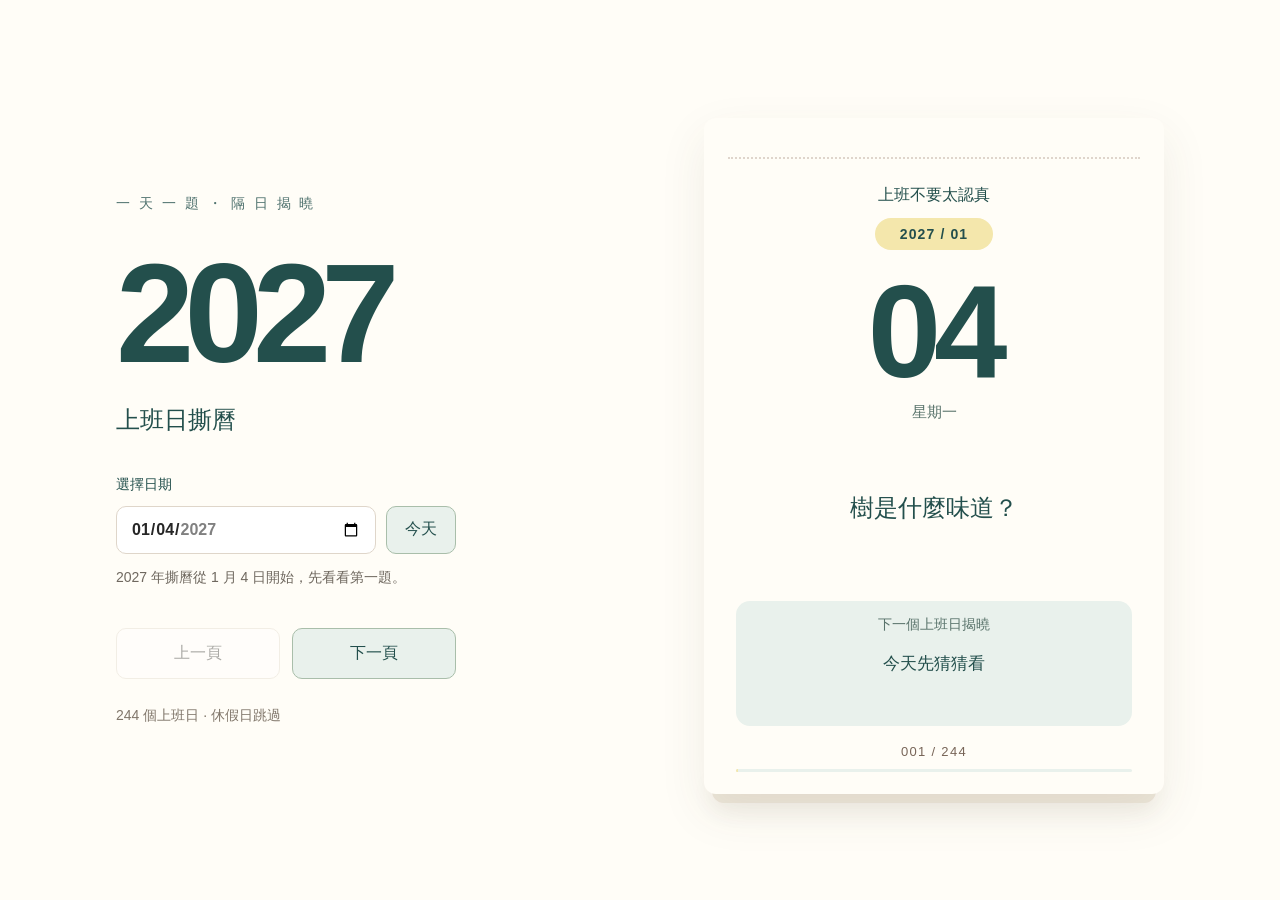
<file: calendar-2027/index.html>
<!doctype html>
<html lang="zh-Hant-TW">
<head>
<meta charset="utf-8"><meta name="viewport" content="width=device-width,initial-scale=1">
<meta name="theme-color" content="#FFFDF7"><title>2027 上班日撕曆</title>
<meta name="description" content="2027 年 244 個上班日，每天一則諧音梗，下一個上班日揭曉答案。">
<link rel="icon" type="image/svg+xml" href="data:image/svg+xml,%3Csvg xmlns='http://www.w3.org/2000/svg' viewBox='0 0 32 32'%3E%3Crect x='3' y='4' width='26' height='25' rx='5' fill='%23F4E7AC'/%3E%3Cpath d='M3 12h26' stroke='%23234F4C' stroke-width='2'/%3E%3Ctext x='16' y='25' text-anchor='middle' font-size='13' font-family='sans-serif' fill='%23234F4C'%3E27%3C/text%3E%3C/svg%3E">
<style>
:root{font-family:-apple-system,BlinkMacSystemFont,"Noto Sans TC","PingFang TC","Microsoft JhengHei",sans-serif;color:#171717;background:#FFFDF7;font-synthesis:none;font-size:16px}*{box-sizing:border-box}body{margin:0}button,input{font:inherit}button{cursor:pointer}button:disabled{opacity:.38;cursor:default}button:focus-visible,input:focus-visible{outline:3px solid #171717;outline-offset:4px}main{max-width:1120px;margin:auto;padding:50px 36px 30px;display:grid;grid-template-columns:1fr 460px;gap:64px;align-items:center;min-height:100svh}.intro{color:#ffffff}.eyebrow{font-size:.875rem;letter-spacing:.18em;opacity:.8}.year{font-size:clamp(5rem,11vw,9rem);font-weight:650;letter-spacing:-.07em;line-height:1.1;margin:24px 0 12px}.intro h1{font-size:1.5rem;font-weight:500;margin:0 0 40px}.date-control{display:flex;flex-direction:column;align-items:flex-start;gap:12px}.date-control label{font-size:.875rem}.picker-row{display:flex;gap:10px;width:100%;max-width:340px}input[type=date]{width:100%;min-width:0;background:#ffffff;color:#171717;border:0;border-radius:10px;padding:13px 14px;min-height:48px;color-scheme:light}.today{background:transparent;border:1px solid #ffffff70;color:#ffffff;border-radius:10px;padding:12px 18px;white-space:nowrap}.note{font-size:.875rem;line-height:1.65;min-height:3em;max-width:330px;color:#26211e;margin:12px 0 20px}.nav{display:flex;gap:12px;max-width:340px}.nav button{flex:1;border:1px solid #ffffff70;background:#ffffff0b;color:#ffffff;border-radius:10px;padding:14px 12px;min-height:48px}.nav button:not(:disabled):hover,.today:hover{background:#ffffff20}.meta{font-size:.875rem;color:#342a24;margin:28px 0 0}.paper-wrap{position:relative;padding-bottom:9px}.paper-wrap:after{content:"";position:absolute;left:8px;right:8px;bottom:0;height:30px;background:#e8ded6;border-radius:0 0 12px 12px;z-index:0;box-shadow:0 8px 22px #27120530}.paper{position:relative;z-index:1;background:#ffffff;border-radius:12px;padding:27px 32px 22px;box-shadow:0 18px 48px #27120540;min-height:660px;display:flex;flex-direction:column}.perforation{border-top:2px dotted #dfd5cc;margin:12px -8px 26px}.stamp{align-self:center;background:#ff6600;color:#ffffff;border-radius:30px;padding:8px 25px;font-size:.875rem;font-weight:600;letter-spacing:.08em}.day{font-size:8.25rem;font-weight:650;line-height:1;letter-spacing:-.055em;text-align:center;margin:16px 0 5px;font-variant-numeric:tabular-nums}.weekday{text-align:center;font-size:.9375rem;margin:0;color:#63574e}.question{font-size:1.5rem;font-weight:550;line-height:1.75;text-align:center;margin:24px 0 30px;min-height:125px;display:flex;align-items:center;justify-content:center;overflow-wrap:anywhere}.answer-box{background:#fff0e5;border-radius:14px;padding:15px 20px 20px;margin-top:auto;text-align:center;min-height:125px}.answer-label{font-size:.875rem;font-weight:500;color:#6c4a32;margin:0 0 15px}.answer{font-size:1.0625rem;line-height:1.8;margin:0;overflow-wrap:anywhere}.count{text-align:center;font-size:.8125rem;color:#776457;letter-spacing:.1em;margin:18px 0 10px}.progress{height:3px;background:#e8e0d8;border-radius:10px;overflow:hidden}.progress span{display:block;height:100%;background:#ff6600;width:0;transition:width .2s}.closing .day{font-size:2rem;letter-spacing:0;line-height:1.5;margin:35px 0 12px}.closing .question{font-size:1.1875rem}.closing .answer{font-size:1.5rem}.paper.changing{animation:turn .22s ease-out}@keyframes turn{from{opacity:.45;transform:translateY(7px)}to{opacity:1;transform:translateY(0)}}@media(max-width:850px){main{grid-template-columns:1fr;gap:25px;padding:24px 18px 28px;max-width:540px;min-height:auto}.eyebrow{display:none}.year{font-size:2rem;line-height:1;margin:0;letter-spacing:-.05em}.intro h1{font-size:1rem;margin:0;font-weight:400}.title-row{display:flex;justify-content:space-between;align-items:center;margin-bottom:20px}.date-control{flex-direction:row;align-items:center;gap:12px}.date-control label{white-space:nowrap}.picker-row{max-width:none}.note{max-width:none;min-height:0;margin:10px 0 16px;font-size:.8125rem}.nav{max-width:none}.meta{display:none}.paper{padding:20px 27px 18px;min-height:590px}.perforation{margin:7px -5px 20px}.day{font-size:7rem}.question{font-size:1.375rem;min-height:105px;margin:18px 0 24px}.answer-box{min-height:120px}.nav button{padding:11px 10px}.answer{font-size:1rem}}@media(prefers-reduced-motion:reduce){*{animation:none!important;transition:none!important}}@media print{body{background:white}main{display:block;padding:0}.intro{display:none}.paper-wrap{max-width:105mm;margin:auto}.paper-wrap:after{display:none}.paper{box-shadow:none}}

.intro{color:#171717}.year{font-weight:850}.intro h1{font-weight:700}.eyebrow{font-weight:650}.today,.nav button{color:#171717;border-color:#17171760;font-weight:600}.nav button{background:#ffffff12}.nav button:not(:disabled):hover,.today:hover{background:#171717;color:#ffffff}.stamp{color:#171717;font-weight:750}.day{font-weight:800}.question{font-weight:700}.paper{color:#171717}.picker-row input{font-weight:600}.answer-label{font-weight:650}.meta{color:#342a24}

:root{color:#262626;background:#FFFDF7}.intro{color:#262626}.note{color:#6f685f}.meta{color:#80766a}.paper{color:#262626;box-shadow:0 18px 48px #51423116}.paper-wrap:after{background:#eee7da;box-shadow:0 8px 22px #51423112}.nav button{background:#ffffff;border-color:#dfd6ca;color:#262626}.today,#next{background:#FF6600;border-color:#FF6600;color:#262626}.today:hover,#next:not(:disabled):hover{background:#ed5c00;border-color:#ed5c00;color:#171717}.nav #prev:not(:disabled):hover{background:#FFF0E5;border-color:#e7b58e;color:#262626}.picker-row input{border:1px solid #dfd6ca;color:#262626}.stamp{background:#FF6600;color:#262626}.answer-box{background:#FFF0E5}.weekday{color:#74685e}

:root{background:#FFFDF7;color:#234F4C}.paper{background:#FFFDF7;color:#234F4C}.intro{color:#234F4C}.stamp{background:#F4E7AC;color:#234F4C}.day,.question{color:#234F4C}.answer-box{background:#E9F1EC}.answer{color:#234F4C}.answer-label,.weekday{color:#59736B}.progress span{background:#A9BEAA}.leaf-ornament{position:absolute;top:94px;right:27px;width:58px;height:58px;object-fit:contain;pointer-events:none}@media(max-width:850px){.leaf-ornament{top:78px;right:22px;width:48px;height:48px}}

:root{color:#234F4C;background:#FFFDF7}.paper{color:#234F4C;background:#FFFDF7}.intro{color:#234F4C}.stamp{background:#F4E7AC;color:#234F4C}.day,.question,.answer{color:#234F4C}.answer-box{background:#E9F1EC}.answer-label,.weekday{color:#59736B}.slogan{text-align:center;font-size:1rem;font-weight:600;margin:0 0 12px}.today,#next{background:#E9F1EC;border-color:#A9BEAA;color:#234F4C}.today:hover,#next:not(:disabled):hover,.nav #prev:not(:disabled):hover{background:#234F4C;border-color:#234F4C;color:#fff}.progress{background:#E9F1EC}.progress span{background:#F4E7AC}.ending .slogan,.ending .stamp,.ending .weekday,.ending .answer-label,.ending .count,.ending .progress{display:none}.ending .day{font-size:2rem;margin:100px 0 0}.ending .question{font-size:1.125rem;margin:16px 0;min-height:80px}.ending .answer-box{background:none;margin-top:0;padding:0}.ending .answer{font-size:1.5rem}
.birthday .answer-box{display:none}.birthday .question{font-size:2rem;min-height:180px}.birthday .count{color:#59736B}
</style>
</head>
<body><main>
<section class="intro" aria-label="日期選擇">
<div class="eyebrow">一 天 一 題 ・ 隔 日 揭 曉</div>
<div class="title-row"><div class="year">2027</div><h1>上班日撕曆</h1></div>
<div class="date-control"><label for="date">選擇日期</label><div class="picker-row"><input id="date" type="date" min="2027-01-04" max="2027-12-30"><button type="button" class="today" id="today">今天</button></div></div>
<p class="note" id="note" role="status"></p>
<nav class="nav" aria-label="切換撕曆"><button id="prev" type="button">上一頁</button><button id="next" type="button">下一頁</button></nav>
<p class="meta">244 個上班日 · 休假日跳過</p>
</section>
<div class="paper-wrap"><article class="paper" id="paper" aria-label="當日撕曆">
<div class="perforation" aria-hidden="true"></div><div class="slogan">上班不要太認真</div><div class="stamp" id="stamp"></div><div class="day" id="day"></div><p class="weekday" id="weekday"></p>
<h2 class="question" id="question"></h2>
<section class="answer-box" aria-labelledby="answer-label"><h3 class="answer-label" id="answer-label"></h3><p class="answer" id="answer"></p></section>
<div class="count" id="count"></div><div class="progress" aria-hidden="true"><span id="progress"></span></div>
</article></div>
</main><script src="calendar-data.js?v=20261002-songs"></script><script src="calendar.js?v=20261002-birthday"></script></body></html>
</file>
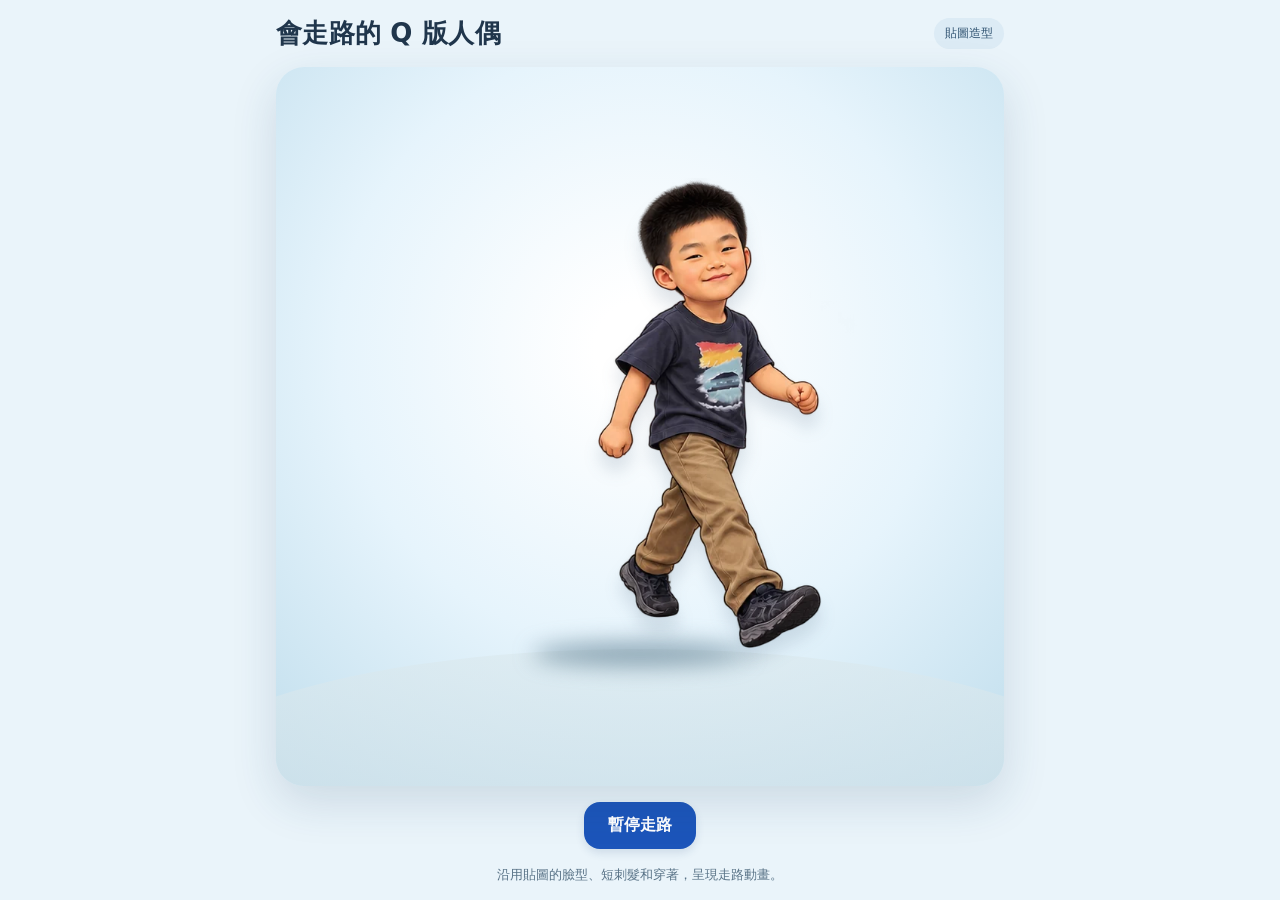
<file: son-walk/index.html>
<!doctype html>
<html lang="zh-Hant">
<head>
  <meta charset="utf-8">
  <meta name="viewport" content="width=device-width, initial-scale=1, viewport-fit=cover">
  <meta name="theme-color" content="#eaf4fa">
  <title>會走路的 Q 版人偶</title>
  <style>
    * { box-sizing: border-box; }
    html, body { margin: 0; min-height: 100%; }
    body { font-family: system-ui, -apple-system, "Noto Sans TC", sans-serif; color: #20364c; background: #eaf4fa; }
    main { max-width: 760px; min-height: 100vh; min-height: 100dvh; margin: auto; padding: max(16px, env(safe-area-inset-top)) 16px max(16px, env(safe-area-inset-bottom)); display: flex; flex-direction: column; gap: 16px; }
    header { display: flex; align-items: center; justify-content: space-between; gap: 12px; }
    h1 { margin: 0; font-size: clamp(20px, 5vw, 26px); letter-spacing: .01em; }
    .badge { padding: 7px 11px; border-radius: 99px; background: #dcebf5; color: #315472; font-size: 12px; white-space: nowrap; }
    .stage { position: relative; flex: 1; min-height: 470px; overflow: hidden; border-radius: 28px; background: radial-gradient(circle at 50% 39%, #fff 8%, #e6f4fc 53%, #bfddec 100%); box-shadow: 0 16px 45px #23496727; isolation: isolate; }
    .stage::before { content: ""; position: absolute; left: -16%; right: -16%; bottom: -19%; height: 38%; border-radius: 50% 50% 0 0; background: linear-gradient(#dbe9eeaa, #c8dce6b2); }
    .scene { position: absolute; inset: 0; display: flex; justify-content: center; align-items: center; padding: 8px; }
    .figure-shell { width: min(96%, 470px); aspect-ratio: 623 / 632; position: relative; z-index: 2; margin-top: -20px; animation: body-bob .56s ease-in-out infinite alternate; }
    .figure { width: 100%; height: 100%; background-image: url("[data-uri]"); background-repeat: no-repeat; background-size: 200% 200%; background-position: 0 0; filter: drop-shadow(0 14px 8px #30516a24); animation: foot-steps 1.12s steps(1, end) infinite; }
    .shadow { position: absolute; z-index: 1; width: min(48%, 215px); height: 24px; left: 50%; top: calc(50% + min(45vw, 216px)); transform: translateX(-50%); border-radius: 50%; background: #476b8090; filter: blur(11px); animation: shadow-step .56s ease-in-out infinite alternate; }
    .stage.paused .figure, .stage.paused .figure-shell, .stage.paused .shadow { animation-play-state: paused; }
    @keyframes foot-steps { 0%, 24.99% { background-position: 0 0; } 25%, 49.99% { background-position: 100% 0; } 50%, 74.99% { background-position: 0 100%; } 75%, 100% { background-position: 100% 100%; } }
    @keyframes body-bob { from { transform: translateY(-3px); } to { transform: translateY(4px); } }
    @keyframes shadow-step { from { opacity: .62; scale: .94 1; } to { opacity: .42; scale: 1.07 1; } }
    .controls { display: flex; align-items: center; justify-content: center; gap: 12px; }
    button { appearance: none; border: 0; background: #1c55ba; color: #fff; border-radius: 16px; padding: 13px 24px; font-size: 16px; font-weight: 750; box-shadow: 0 4px 8px #21467822; cursor: pointer; }
    button:focus-visible { outline: 3px solid #f69d42; outline-offset: 3px; }
    .sub { margin: 0; color: #587286; font-size: 13px; line-height: 1.5; text-align: center; }
    @media (max-height: 620px) { .stage { min-height: 340px; } .figure-shell { width: min(78%, 320px); } }
  </style>
</head>
<body>
  <main>
    <header><h1>會走路的 Q 版人偶</h1><span class="badge">貼圖造型</span></header>
    <section class="stage" id="stage" role="img" aria-label="以兒子的貼圖造型製作，正在走路的動畫人偶">
      <div class="scene"><div class="figure-shell"><div class="figure"></div></div></div><div class="shadow"></div>
    </section>
    <div class="controls"><button type="button" id="toggle" aria-pressed="false">暫停走路</button></div>
    <p class="sub">沿用貼圖的臉型、短刺髮和穿著，呈現走路動畫。</p>
  </main>
  <script>
    const stage = document.getElementById('stage');
    const toggle = document.getElementById('toggle');
    toggle.addEventListener('click', () => {
      const paused = stage.classList.toggle('paused');
      toggle.textContent = paused ? '繼續走路' : '暫停走路';
      toggle.setAttribute('aria-pressed', String(paused));
    });
  </script>
</body>
</html>
</file>
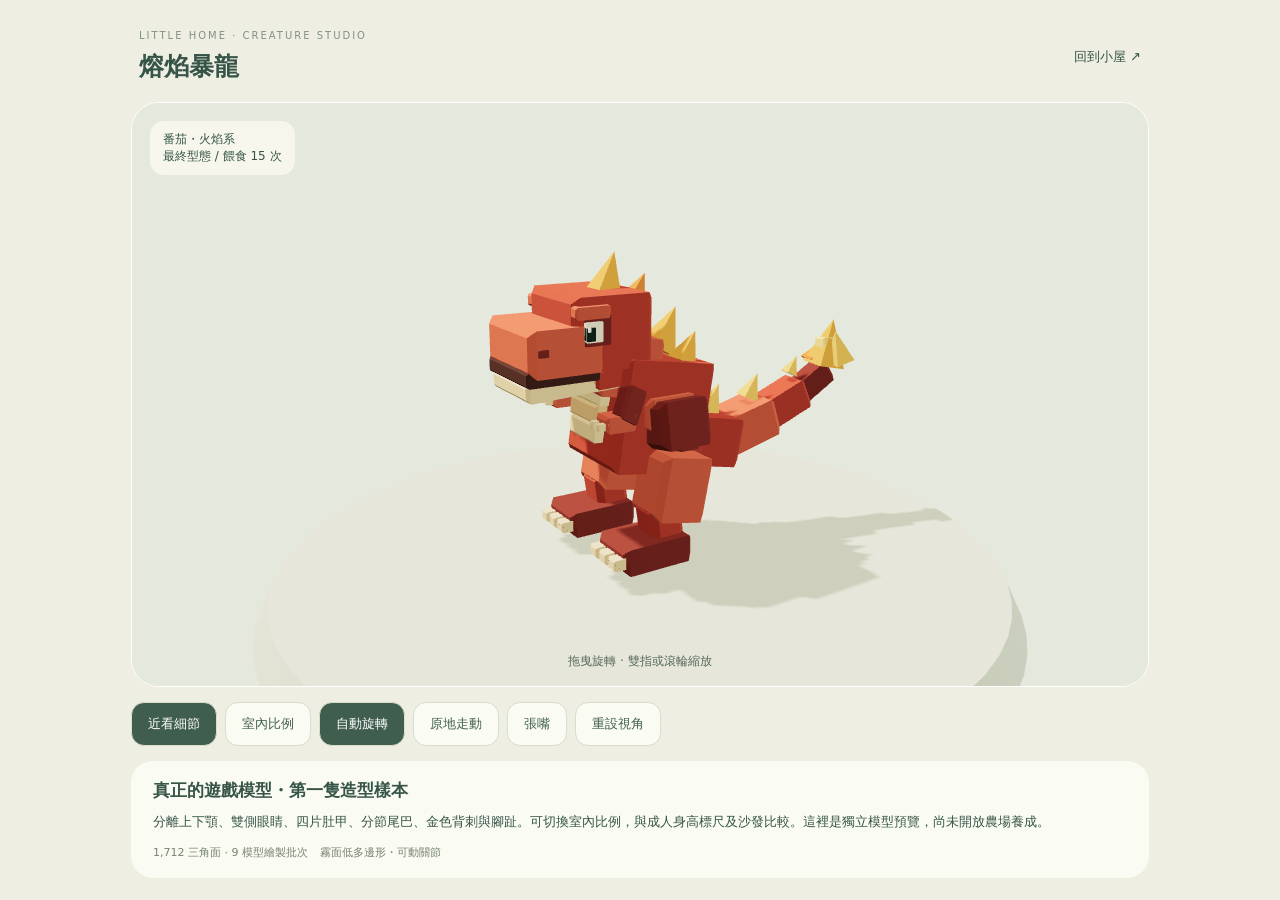
<file: little-home/creature-preview.html>
<!doctype html><html lang="zh-Hant"><head><meta charset="utf-8"><meta name="viewport" content="width=device-width, initial-scale=1, viewport-fit=cover"><title>熔焰暴龍 · 3D 造型預覽</title><style>
*{box-sizing:border-box}body{margin:0;background:#eeeee3;color:#365447;font-family:system-ui,-apple-system,"Noto Sans TC",sans-serif}header{max-width:1050px;margin:auto;padding:24px 24px 12px;display:flex;justify-content:space-between;align-items:center}small{font-size:10px;letter-spacing:2px;color:#829084}h1{font-size:25px;margin:7px 0}a{color:inherit;font-size:13px;text-decoration:none}main{max-width:1050px;margin:auto;padding:0 16px 22px}.stage{height:min(65vh,620px);min-height:340px;background:#e4e7d9;border-radius:28px;position:relative;overflow:hidden;border:1px solid #fff}canvas{width:100%;height:100%;display:block;touch-action:none}.badge{position:absolute;top:18px;left:18px;pointer-events:none;background:#f8f8efdb;padding:10px 13px;border-radius:14px;font-size:12px}.hint{position:absolute;bottom:16px;left:0;right:0;text-align:center;pointer-events:none;font-size:12px;color:#556b5b}.tools{display:flex;gap:8px;flex-wrap:wrap;margin:15px 0}button{border:1px solid #d8ddce;background:#fafbf3;color:#405e4e;font:inherit;font-size:13px;padding:12px 16px;border-radius:13px;cursor:pointer;min-height:44px}button.active{background:#405e4e;color:#fff}article{background:#fafbf2;border-radius:22px;padding:18px 22px}article p{font-size:13px;line-height:1.8;margin:8px 0}h2{font-size:17px;margin:0}.detail{display:flex;gap:12px;flex-wrap:wrap;color:#768372;font-size:11px;margin-top:12px}#error{position:absolute;inset:30%;background:#fff;padding:20px;border-radius:15px}#error[hidden]{display:none}@media(max-width:500px){header{padding:18px}h1{font-size:22px}.stage{height:58vh}button{padding:10px 12px}}
</style></head><body><header><div><small>LITTLE HOME · CREATURE STUDIO</small><h1>熔焰暴龍</h1></div><a href="./">回到小屋 ↗</a></header><main><div class="stage"><canvas aria-label="可旋轉的熔焰暴龍 3D 模型"></canvas><div class="badge">番茄・火焰系<br>最終型態 / 餵食 15 次</div><div class="hint">拖曳旋轉 · 雙指或滾輪縮放</div><div id="error" hidden>3D 預覽無法載入，請重新整理，或使用支援 WebGL 的瀏覽器。</div></div><div class="tools"><button id="closeup" class="active">近看細節</button><button id="room">室內比例</button><button id="rotate" class="active" aria-pressed="true">自動旋轉</button><button id="walk" aria-pressed="false">原地走動</button><button id="roar" aria-pressed="false">張嘴</button><button id="reset">重設視角</button></div><article><h2>真正的遊戲模型・第一隻造型樣本</h2><p>分離上下顎、雙側眼睛、四片肚甲、分節尾巴、金色背刺與腳趾。可切換室內比例，與成人身高標尺及沙發比較。這裡是獨立模型預覽，尚未開放農場養成。</p><div class="detail"><span id="stats"></span><span>霧面低多邊形・可動關節</span></div></article></main><script type="module" src="creature-preview.js?v=rex-1"></script></body></html>
</file>
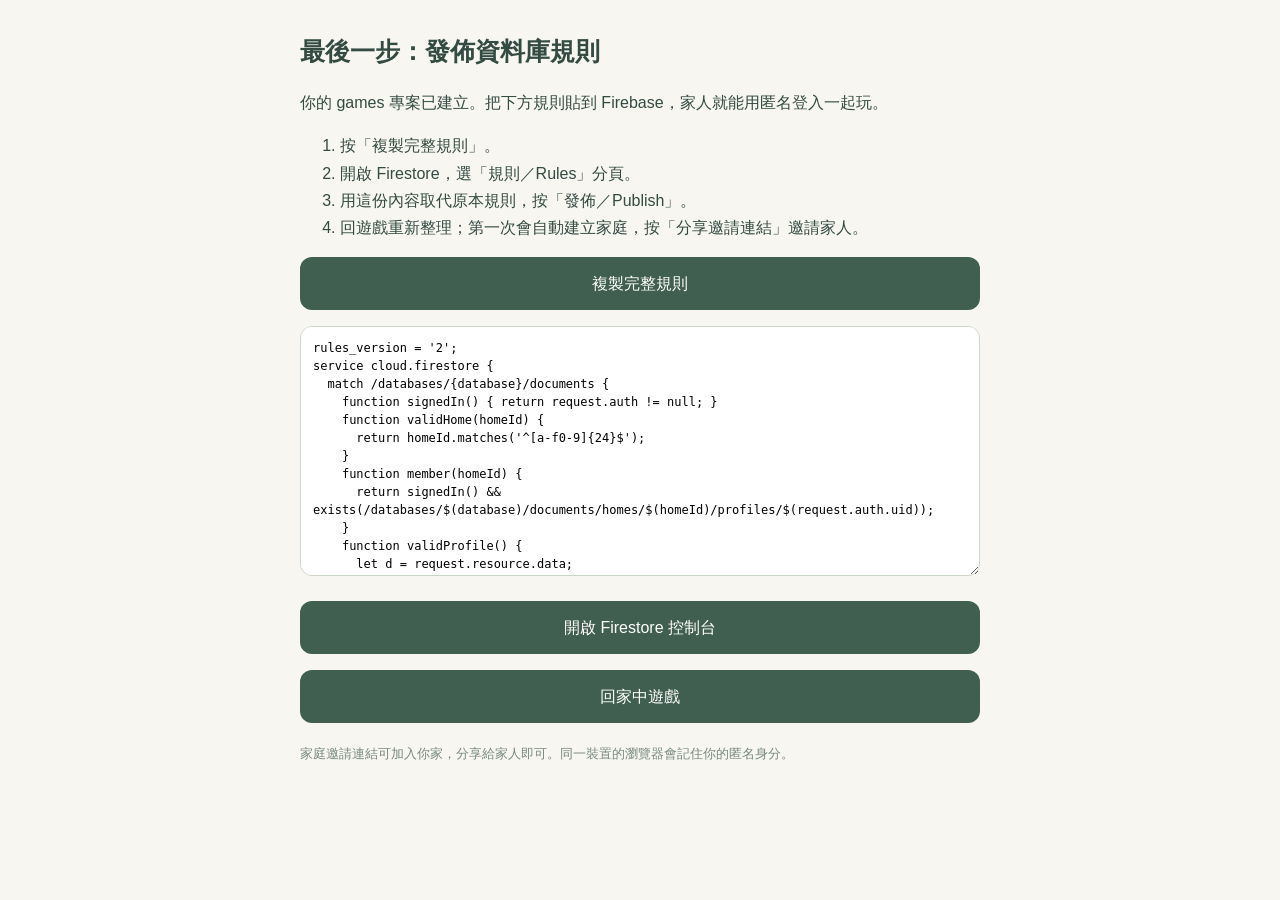
<file: little-home/firebase-setup.html>
<!doctype html><html lang="zh-Hant"><meta charset="utf-8"><meta name="viewport" content="width=device-width,initial-scale=1"><title>家庭連線設定</title><style>body{font:16px/1.7 -apple-system,BlinkMacSystemFont,"Microsoft JhengHei",sans-serif;background:#f7f6f0;color:#344b43;max-width:680px;margin:30px auto;padding:0 20px}h1{font-size:25px}button,a.action{display:block;text-align:center;background:#405f50;color:white;border:0;border-radius:12px;padding:13px 18px;font:inherit;text-decoration:none;margin:16px 0;width:100%;box-sizing:border-box}textarea{width:100%;height:250px;box-sizing:border-box;font:12px/1.5 monospace;border:1px solid #cbd6c9;border-radius:12px;padding:12px}small{color:#788a7d}</style><h1>最後一步：發佈資料庫規則</h1><p>你的 games 專案已建立。把下方規則貼到 Firebase，家人就能用匿名登入一起玩。</p><ol><li>按「複製完整規則」。</li><li>開啟 Firestore，選「規則／Rules」分頁。</li><li>用這份內容取代原本規則，按「發佈／Publish」。</li><li>回遊戲重新整理；第一次會自動建立家庭，按「分享邀請連結」邀請家人。</li></ol><button id="copy">複製完整規則</button><p id="status" role="status"></p><textarea id="rules" readonly aria-label="完整資料庫規則"></textarea><a class="action" href="https://console.firebase.google.com/project/games-9d523/firestore" target="_blank" rel="noopener">開啟 Firestore 控制台</a><a class="action" href="./">回家中遊戲</a><small>家庭邀請連結可加入你家，分享給家人即可。同一裝置的瀏覽器會記住你的匿名身分。</small><script>const rules="rules_version = '2';\nservice cloud.firestore {\n  match /databases/{database}/documents {\n    function signedIn() { return request.auth != null; }\n    function validHome(homeId) {\n      return homeId.matches('^[a-f0-9]{24}$');\n    }\n    function member(homeId) {\n      return signedIn() && exists(/databases/$(database)/documents/homes/$(homeId)/profiles/$(request.auth.uid));\n    }\n    function validProfile() {\n      let d = request.resource.data;\n      return d.keys().hasOnly(['name','skin','hair','hairColor','shirt'])\n        && d.keys().hasAll(['name','skin','hair','hairColor','shirt'])\n        && d.name is string && d.name.size() > 0 && d.name.size() <= 12\n        && d.hair in ['korean','long','cap']\n        && d.skin is string && d.skin.matches('^#[a-fA-F0-9]{6}$')\n        && d.hairColor is string && d.hairColor.matches('^#[a-fA-F0-9]{6}$')\n        && d.shirt is string && d.shirt.matches('^#[a-fA-F0-9]{6}$');\n    }\n    match /homes/{homeId} {\n      allow get: if signedIn() && validHome(homeId);\n      allow list: if false;\n      allow create: if signedIn() && validHome(homeId)\n        && request.resource.data.keys().hasOnly(['ownerUid','createdAt'])\n        && request.resource.data.ownerUid == request.auth.uid\n        && request.resource.data.createdAt == request.time;\n      allow update, delete: if false;\n      match /profiles/{uid} {\n        allow get: if signedIn() && (request.auth.uid == uid || member(homeId));\n        allow list: if member(homeId);\n        allow create, update: if signedIn() && validHome(homeId)\n          && request.auth.uid == uid\n          && exists(/databases/$(database)/documents/homes/$(homeId))\n          && validProfile();\n        allow delete: if false;\n      }\n      match /settings/tasks {\n        allow read: if member(homeId);\n        allow create, update: if member(homeId)\n          && request.resource.data.keys().hasOnly(['items'])\n          && request.resource.data.items is list\n          && request.resource.data.items.size() > 0\n          && request.resource.data.items.size() <= 30;\n        allow delete: if false;\n      }\n      match /days/{day}/claims/{taskId} {\n        allow read: if member(homeId);\n        allow create: if member(homeId)\n          && day == string(math.floor(request.time.toMillis() / 1800000))\n          && request.resource.data.keys().hasOnly(['uid','name','at'])\n          && request.resource.data.uid == request.auth.uid\n          && request.resource.data.name is string\n          && request.resource.data.name.size() > 0\n          && request.resource.data.name.size() <= 12\n          && request.resource.data.at == request.time;\n        allow update, delete: if false;\n      }\n    }\n  }\n}\n";document.getElementById('rules').value=rules;document.getElementById('copy').onclick=async()=>{try{await navigator.clipboard.writeText(rules);document.getElementById('status').textContent='已複製，接著貼到 Firestore 的規則分頁。';}catch(e){const field=document.getElementById('rules');field.focus();field.select();field.setSelectionRange(0,field.value.length);document.getElementById('status').textContent='請長按選取的文字，點「複製」。';}};</script></html>
</file>
